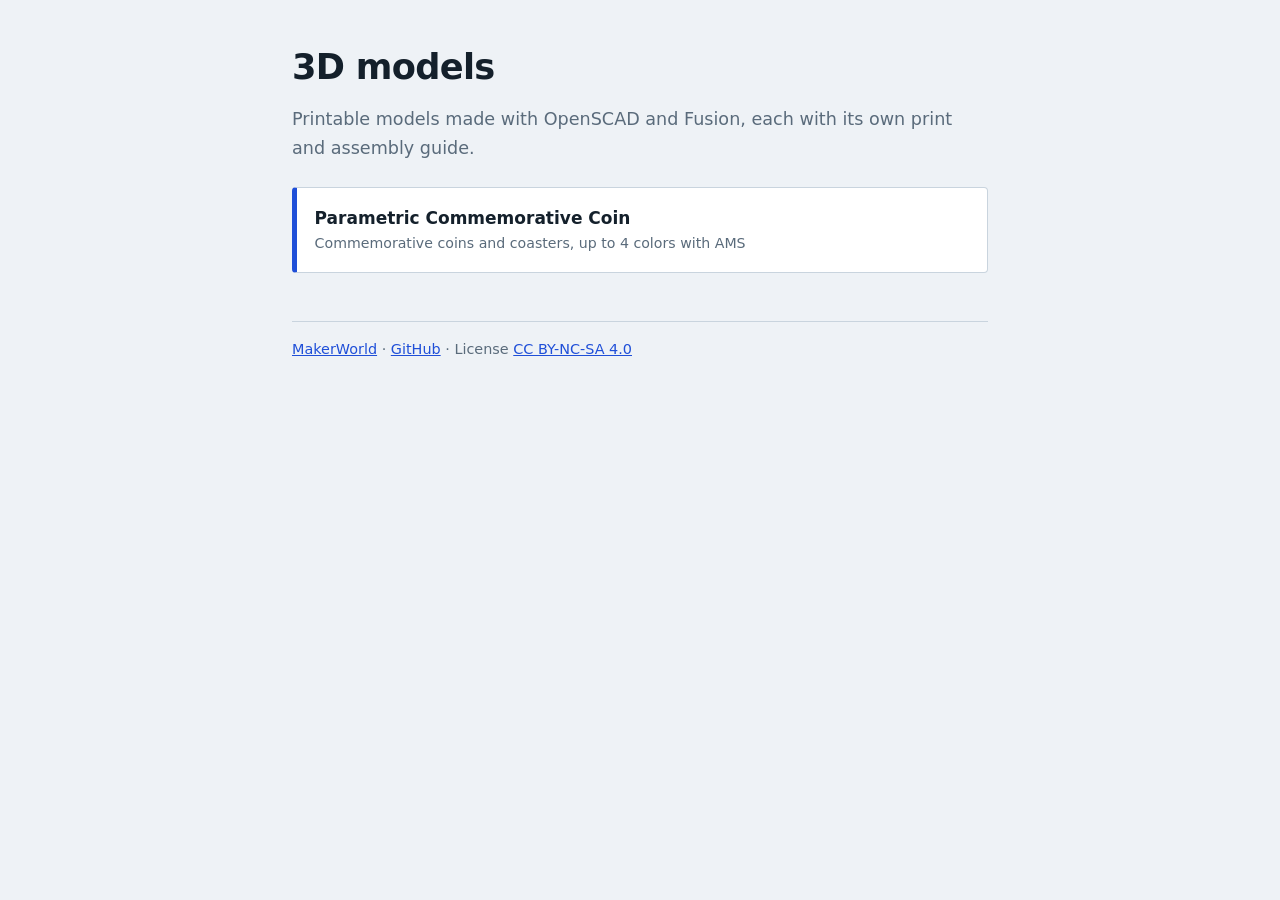
<file: index.html>
<!doctype html>
<html lang="en">
<head>
<meta charset="utf-8">
<meta name="viewport" content="width=device-width, initial-scale=1, viewport-fit=cover">
<title>3D models · alejandrosnz</title>
<link rel="stylesheet" href="assets/style.css">
</head>
<body>
<main>
  <h1>3D models</h1>
  <p class="lead">Printable models made with OpenSCAD and Fusion, each with its own print and assembly guide.</p>
  <ul class="models">
    <!-- Copy this block for each new model -->
    <li><a href="parametric_connmemorative_coin/"><strong>Parametric Commemorative Coin</strong><small>Commemorative coins and coasters, up to 4 colors with AMS</small></a></li>
  </ul>
  <footer>
    <a href="https://makerworld.com/en/@alejandrosnz">MakerWorld</a> ·
    <a href="https://github.com/alejandrosnz/3d-models">GitHub</a> ·
    License <a href="https://creativecommons.org/licenses/by-nc-sa/4.0/">CC BY-NC-SA 4.0</a>
  </footer>
</main>
</body>
</html>
</file>
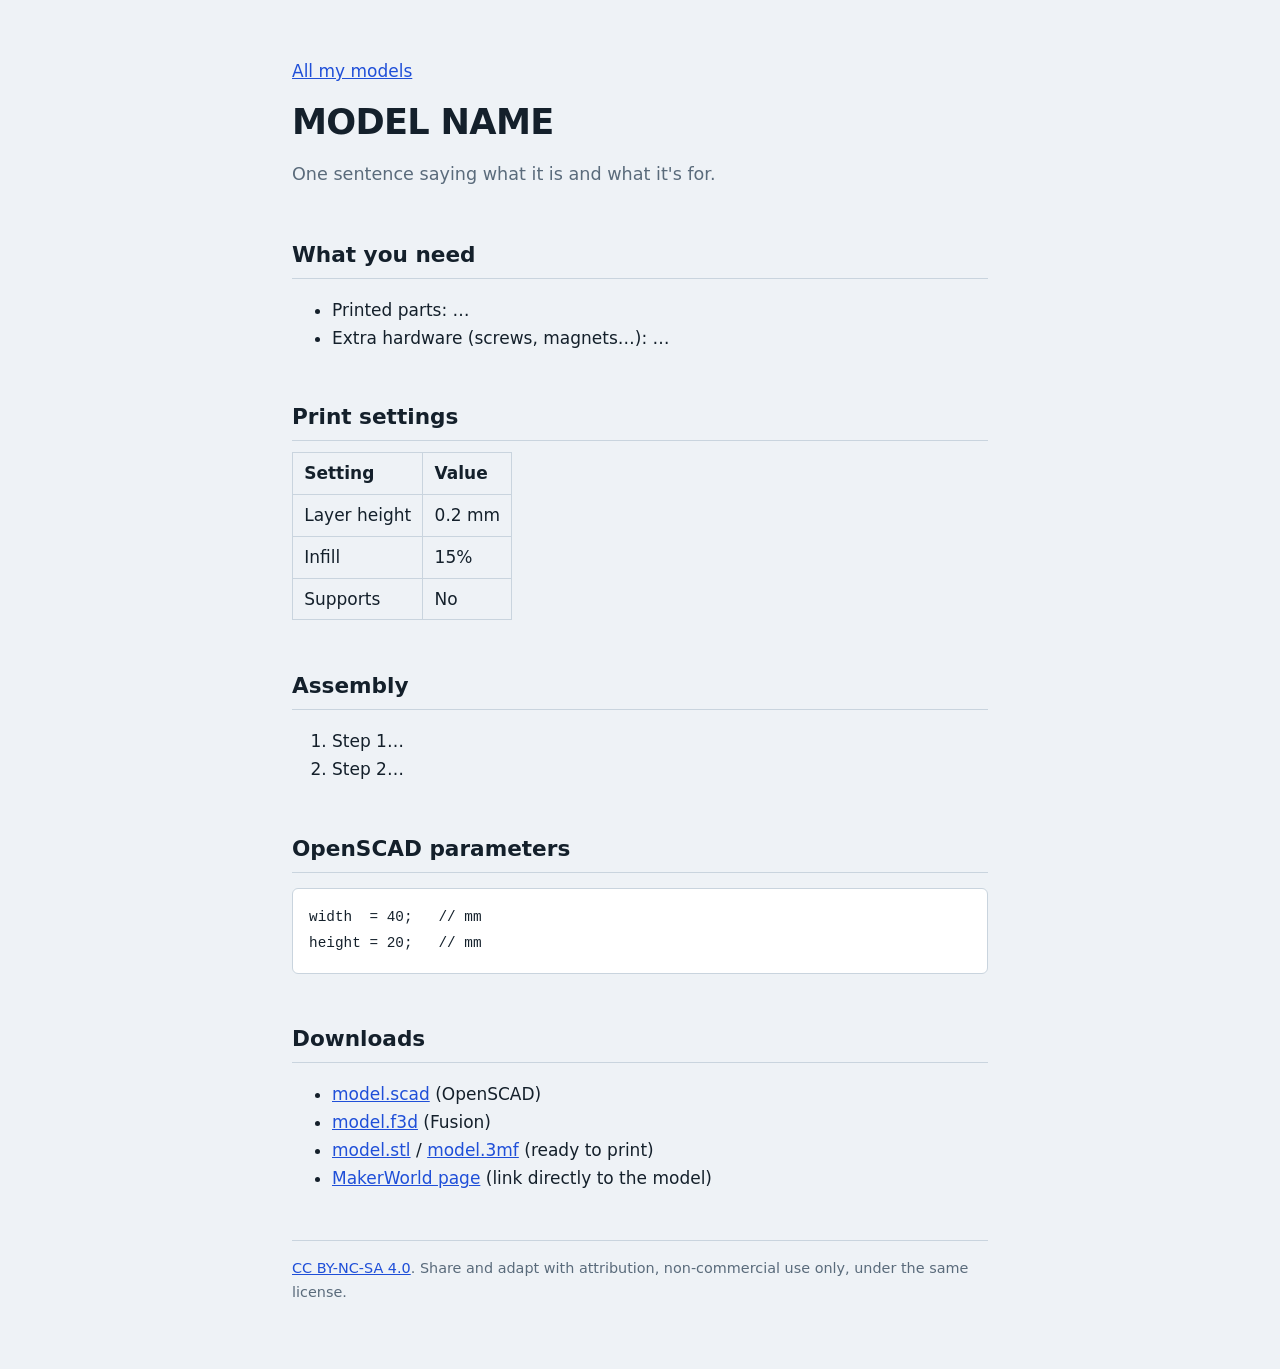
<file: _template/index.html>
<!doctype html>
<html lang="en">
<head>
<meta charset="utf-8">
<meta name="viewport" content="width=device-width, initial-scale=1, viewport-fit=cover">
<title>MODEL NAME · Guide</title>
<link rel="stylesheet" href="../assets/style.css">
</head>
<body>
<main>
  <p><a href="../">All my models</a></p>
  <h1>MODEL NAME</h1>
  <p class="lead">One sentence saying what it is and what it's for.</p>
  <!-- Always use relative paths: img/photo.jpg, not /img/photo.jpg -->
  <!-- <img src="img/photo.jpg" alt="Describe the photo"> -->

  <h2>What you need</h2>
  <ul>
    <li>Printed parts: …</li>
    <li>Extra hardware (screws, magnets…): …</li>
  </ul>

  <h2>Print settings</h2>
  <table>
    <tr><th>Setting</th><th>Value</th></tr>
    <tr><td>Layer height</td><td>0.2 mm</td></tr>
    <tr><td>Infill</td><td>15%</td></tr>
    <tr><td>Supports</td><td>No</td></tr>
  </table>

  <h2>Assembly</h2>
  <ol>
    <li>Step 1…</li>
    <li>Step 2…</li>
  </ol>

  <h2>OpenSCAD parameters</h2>
  <pre><code>width  = 40;   // mm
height = 20;   // mm</code></pre>

  <h2>Downloads</h2>
  <ul>
    <li><a href="model.scad">model.scad</a> (OpenSCAD)</li>
    <li><a href="model.f3d">model.f3d</a> (Fusion)</li>
    <li><a href="model.stl">model.stl</a> / <a href="model.3mf">model.3mf</a> (ready to print)</li>
    <li><a href="https://makerworld.com/en/@alejandrosnz">MakerWorld page</a> (link directly to the model)</li>
  </ul>

  <footer>
    <a href="https://creativecommons.org/licenses/by-nc-sa/4.0/">CC BY-NC-SA 4.0</a>.
    Share and adapt with attribution, non-commercial use only, under the same license.
  </footer>
</main>
</body>
</html>
</file>
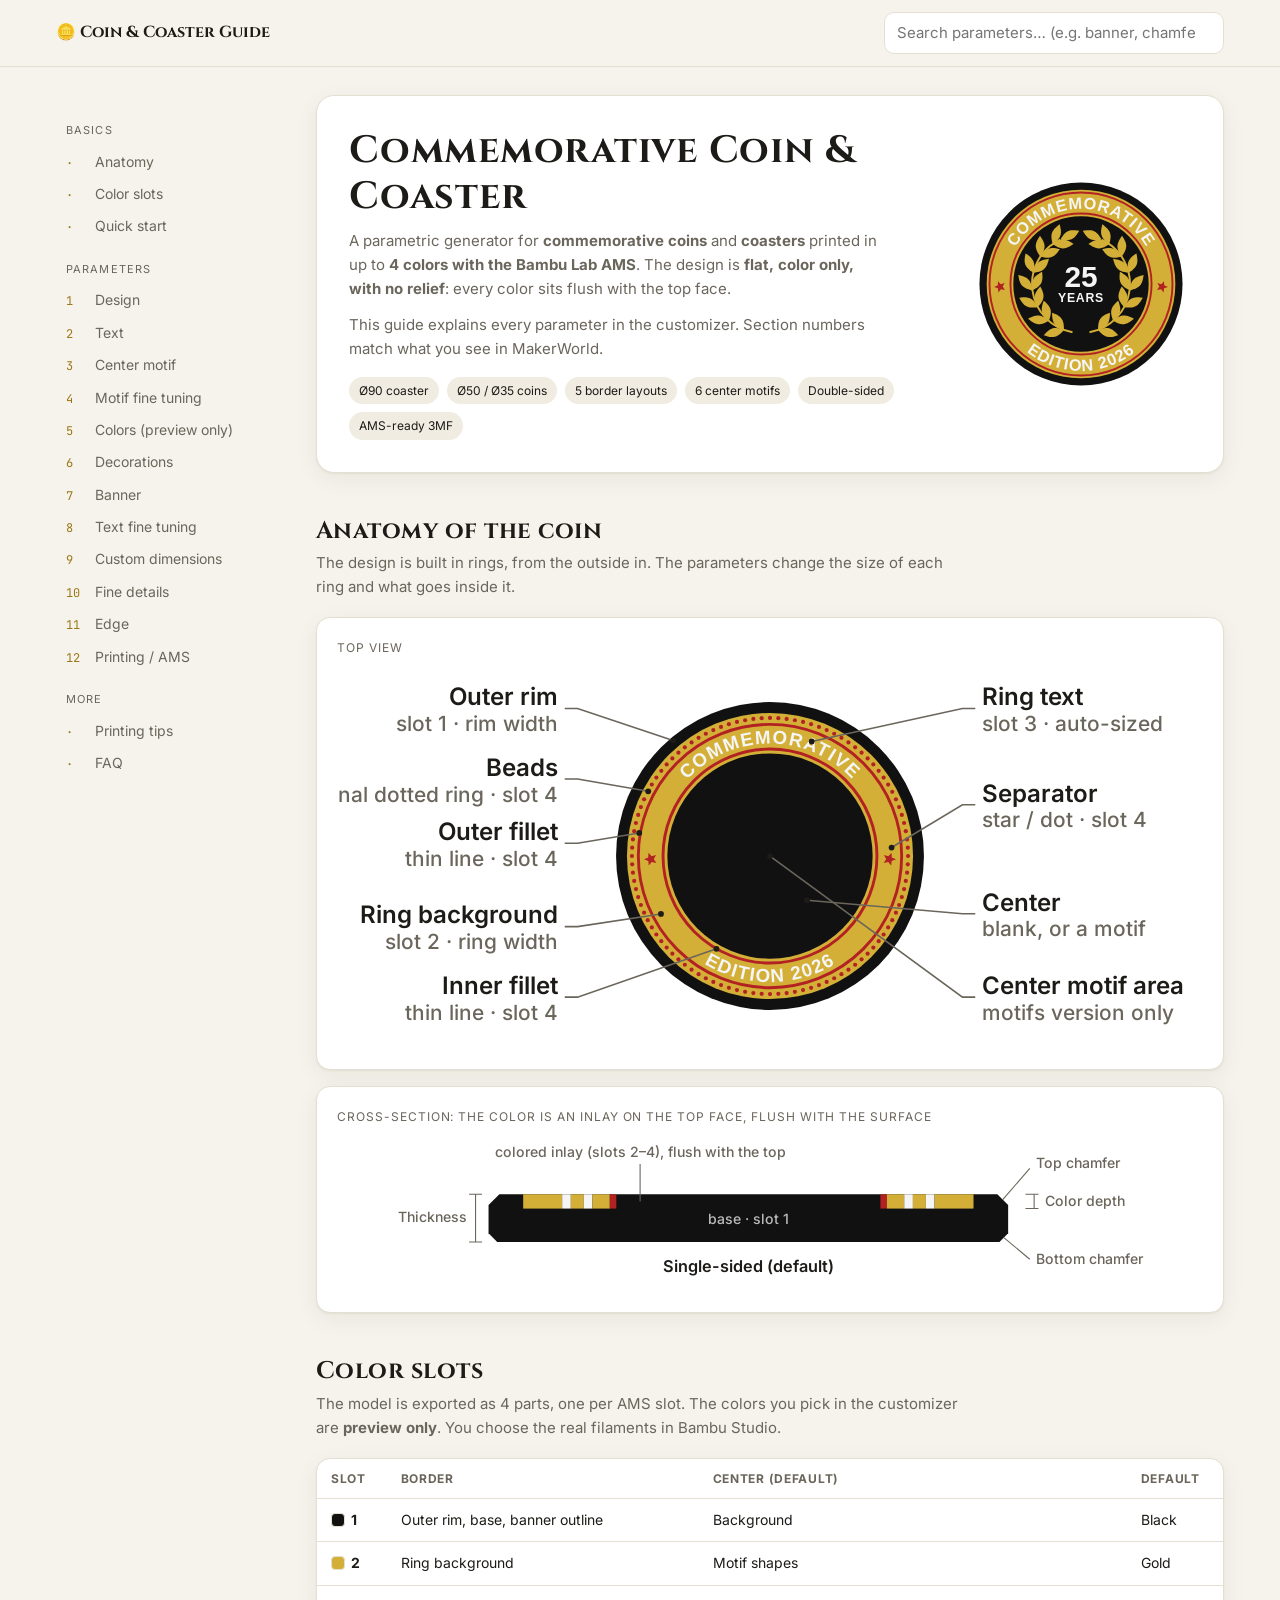
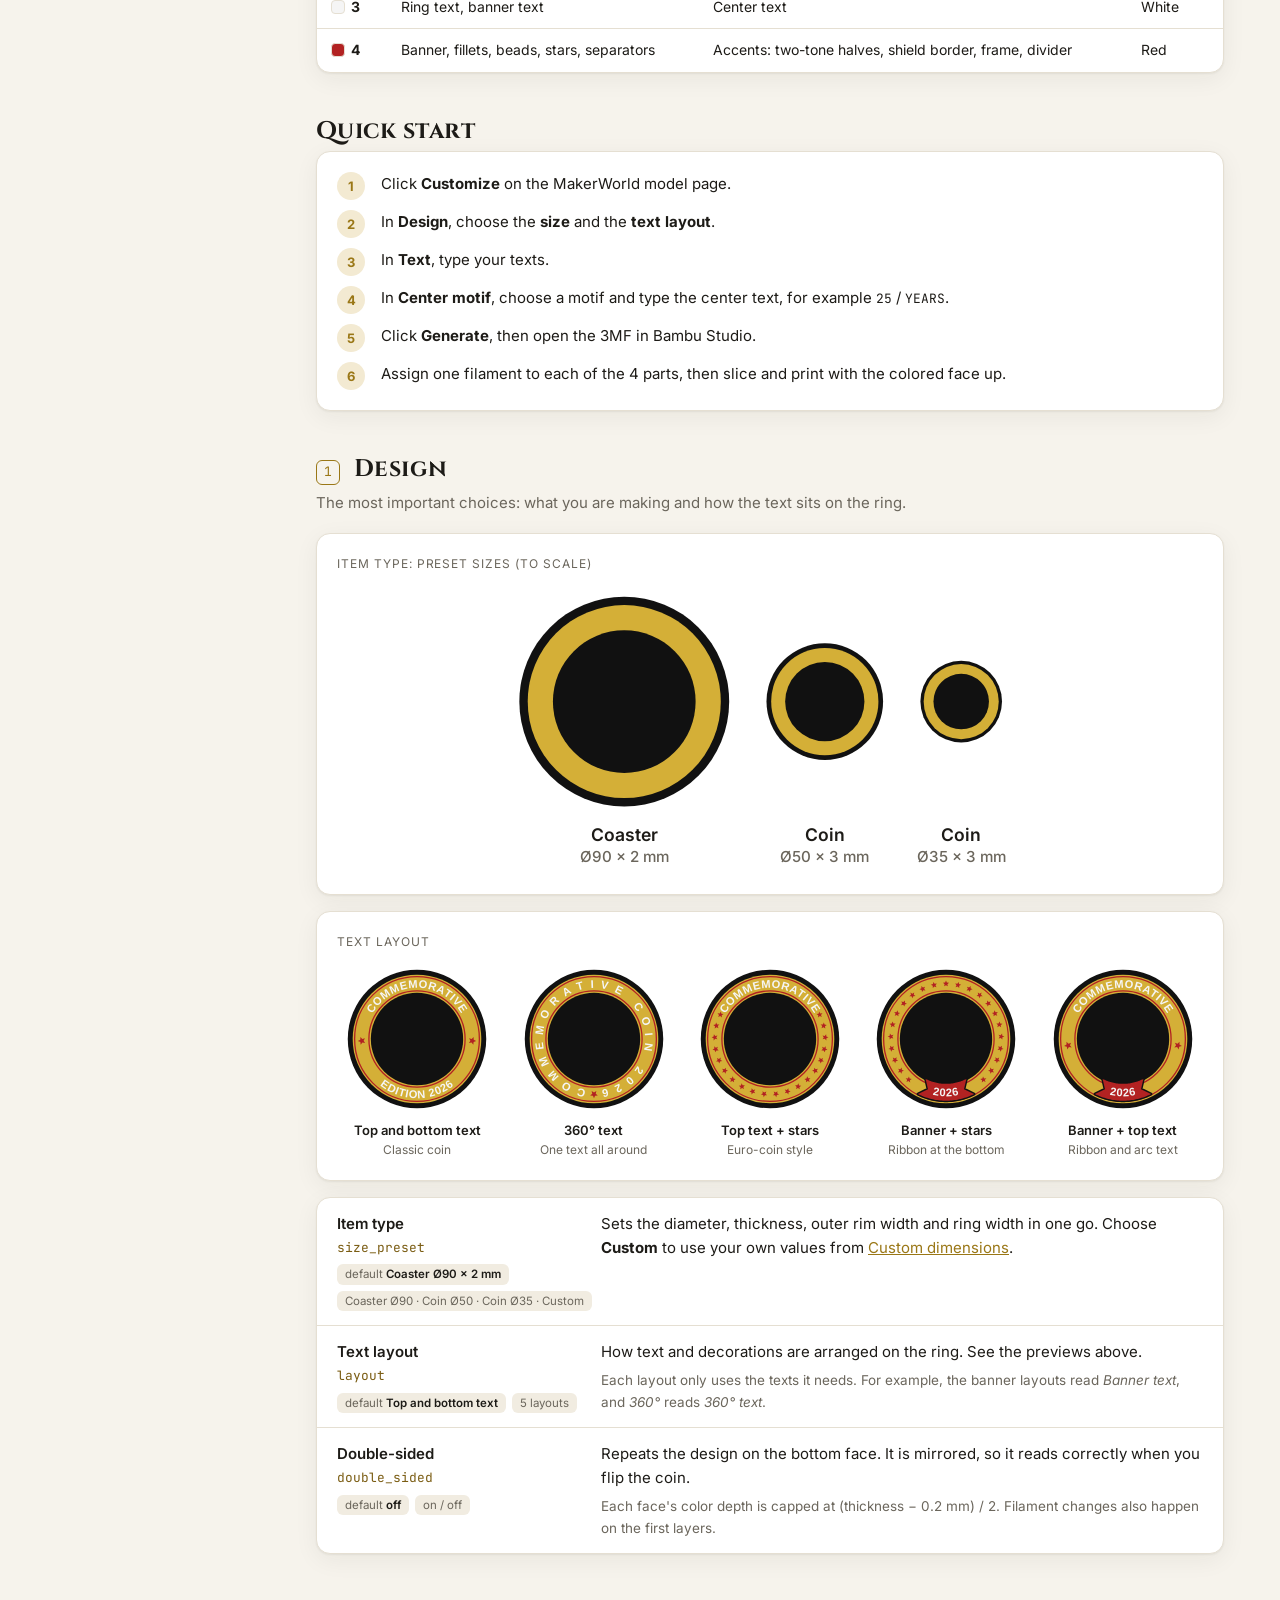
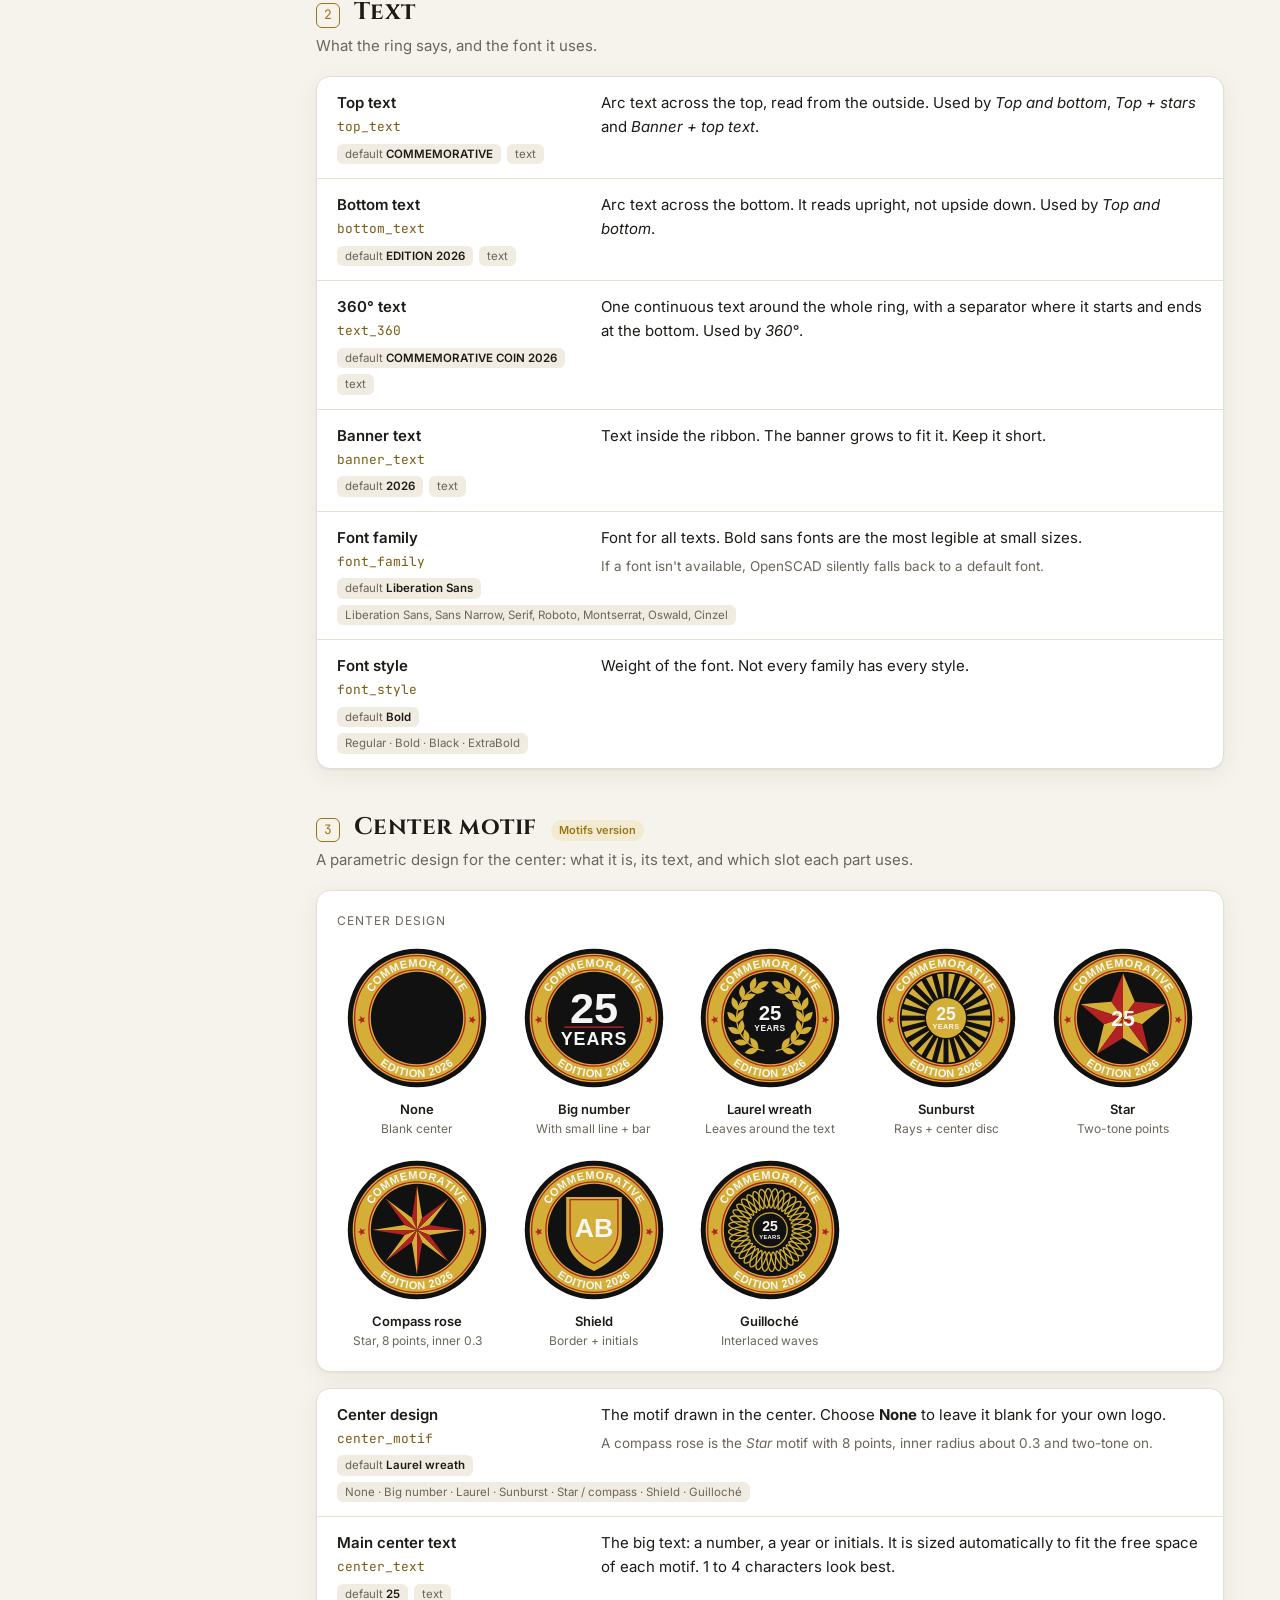
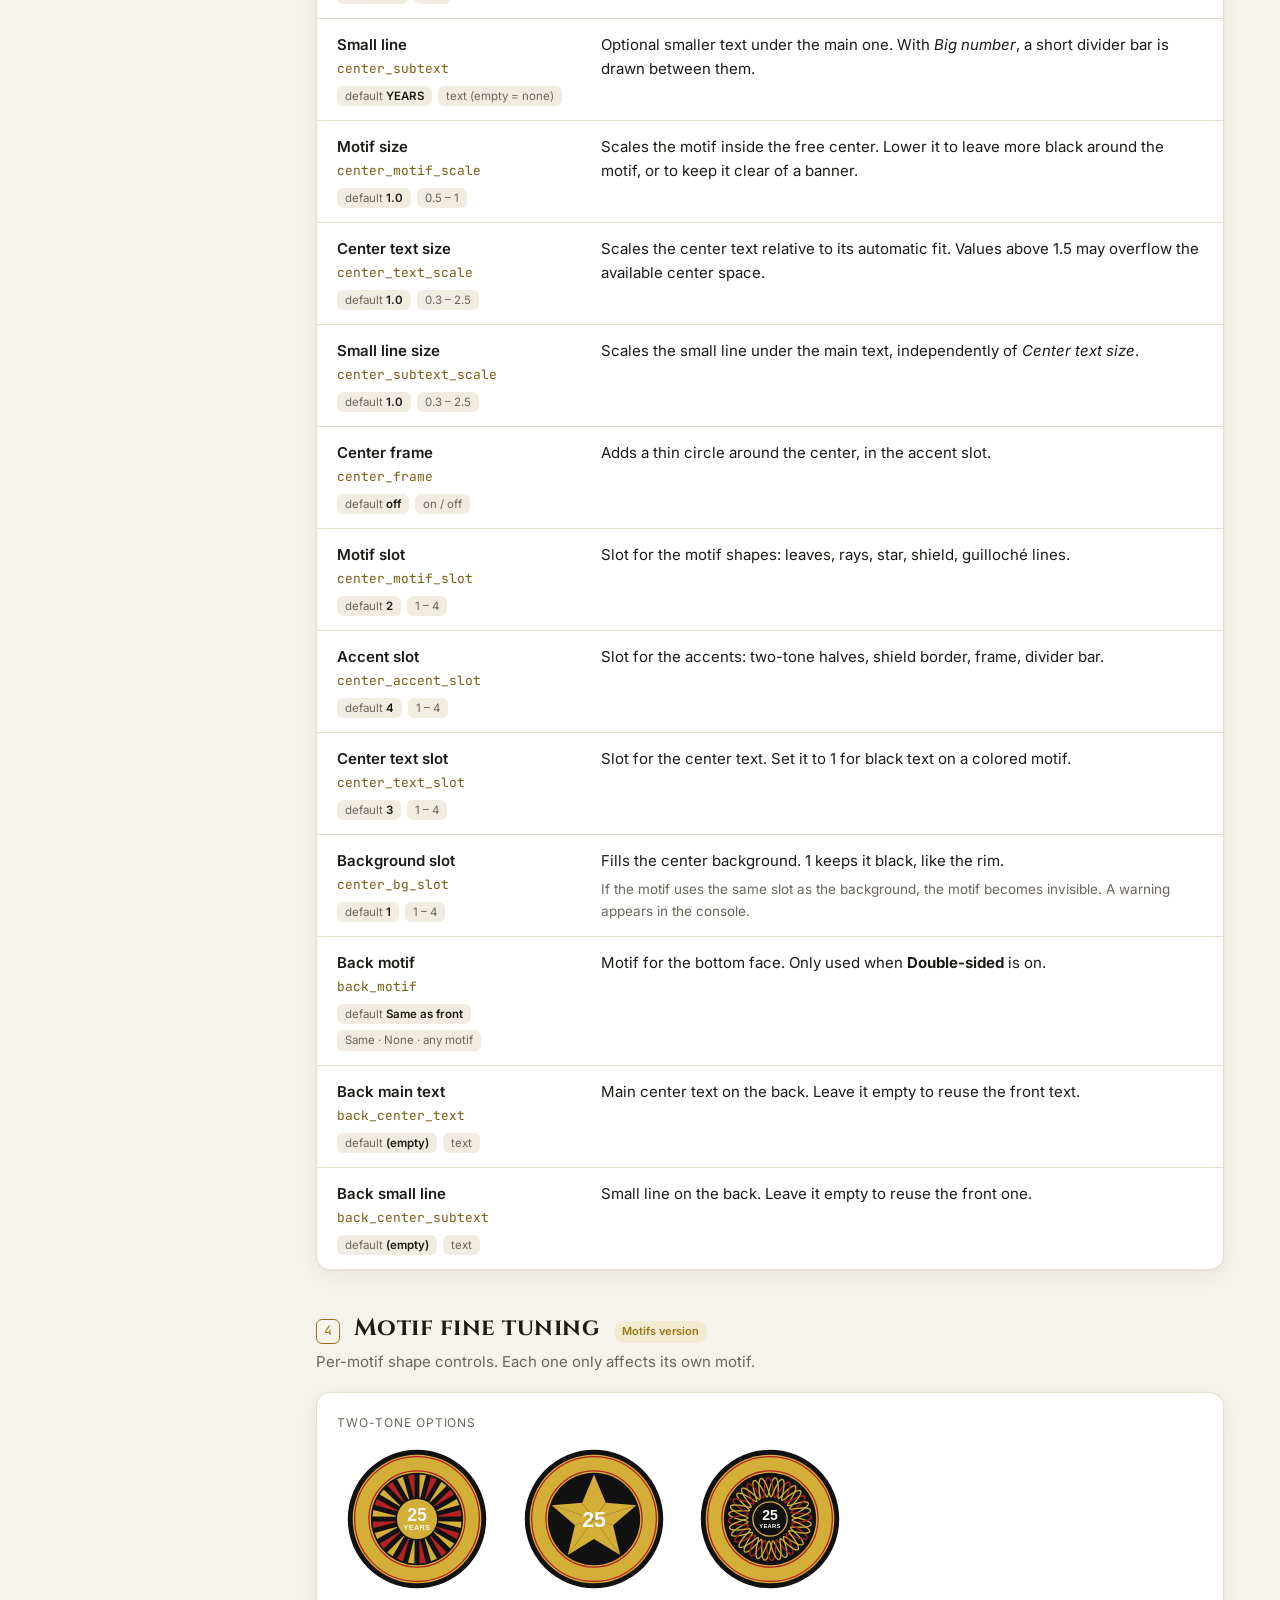
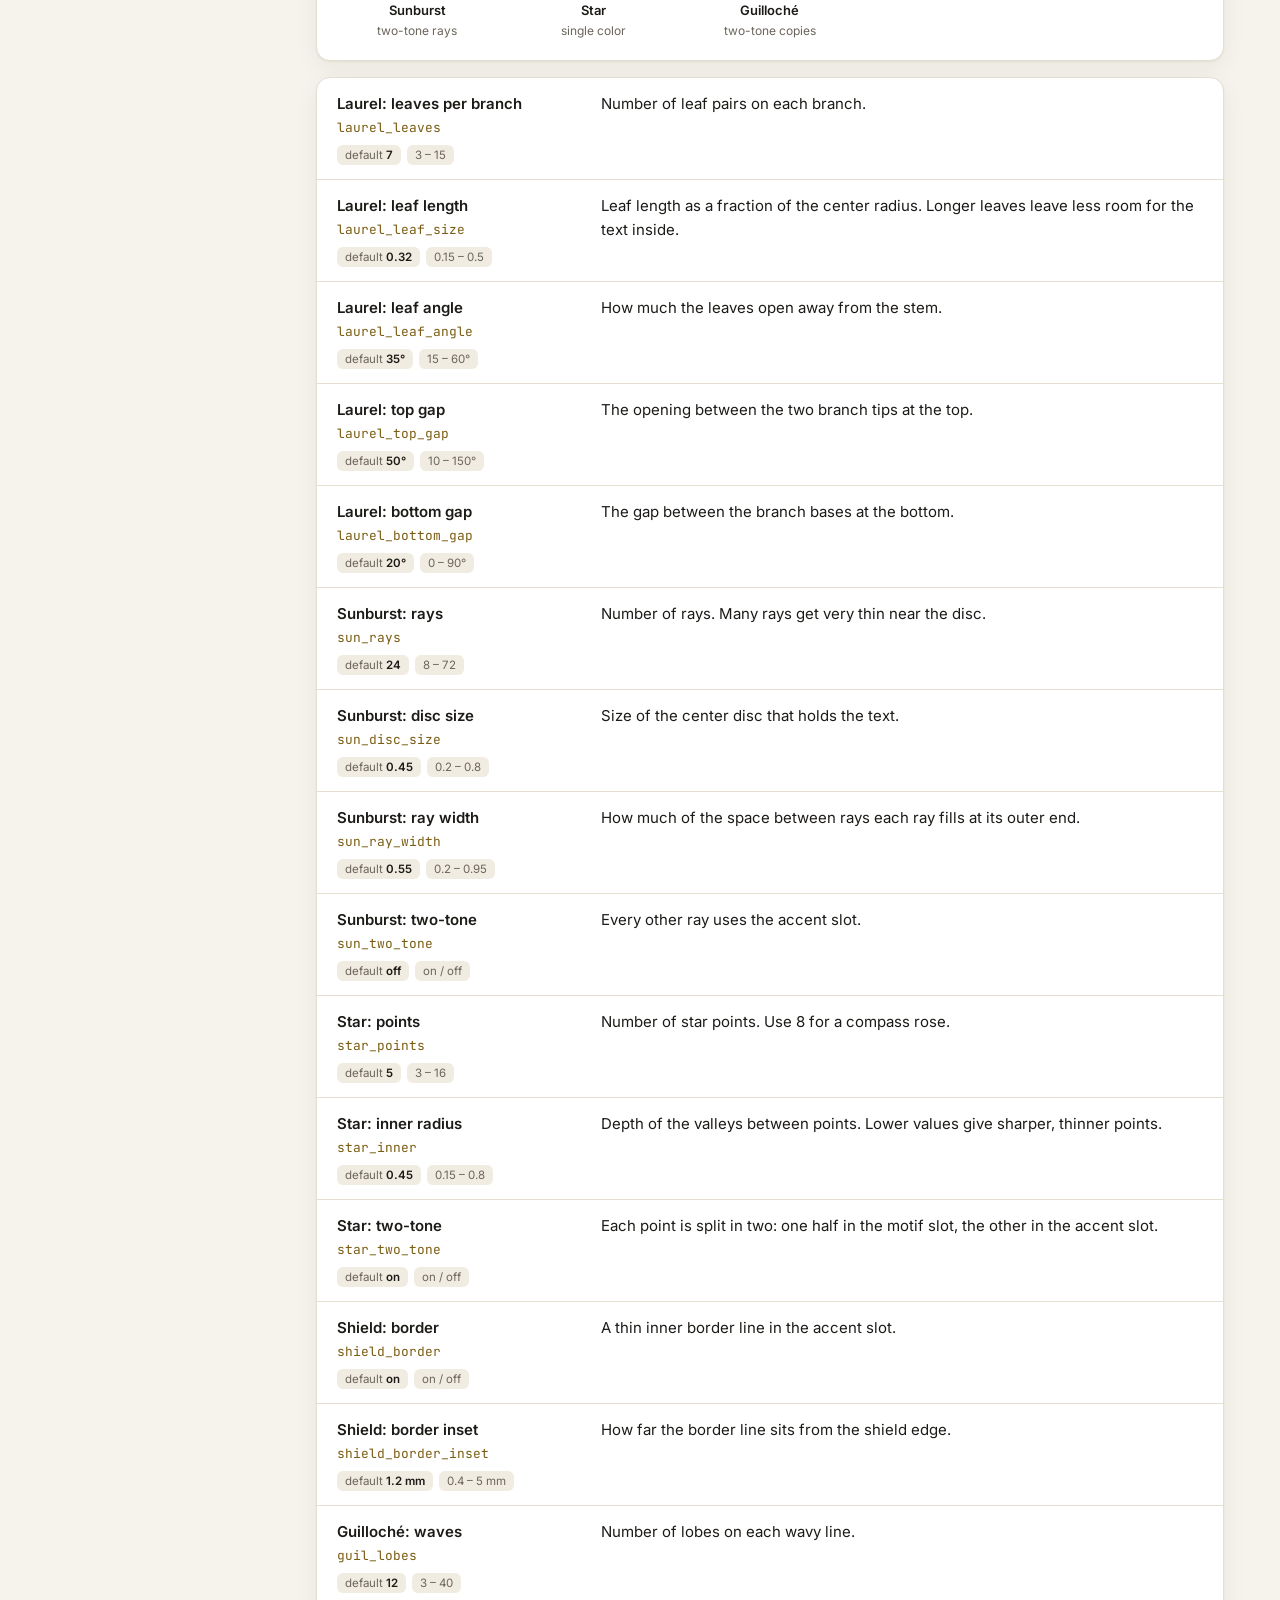
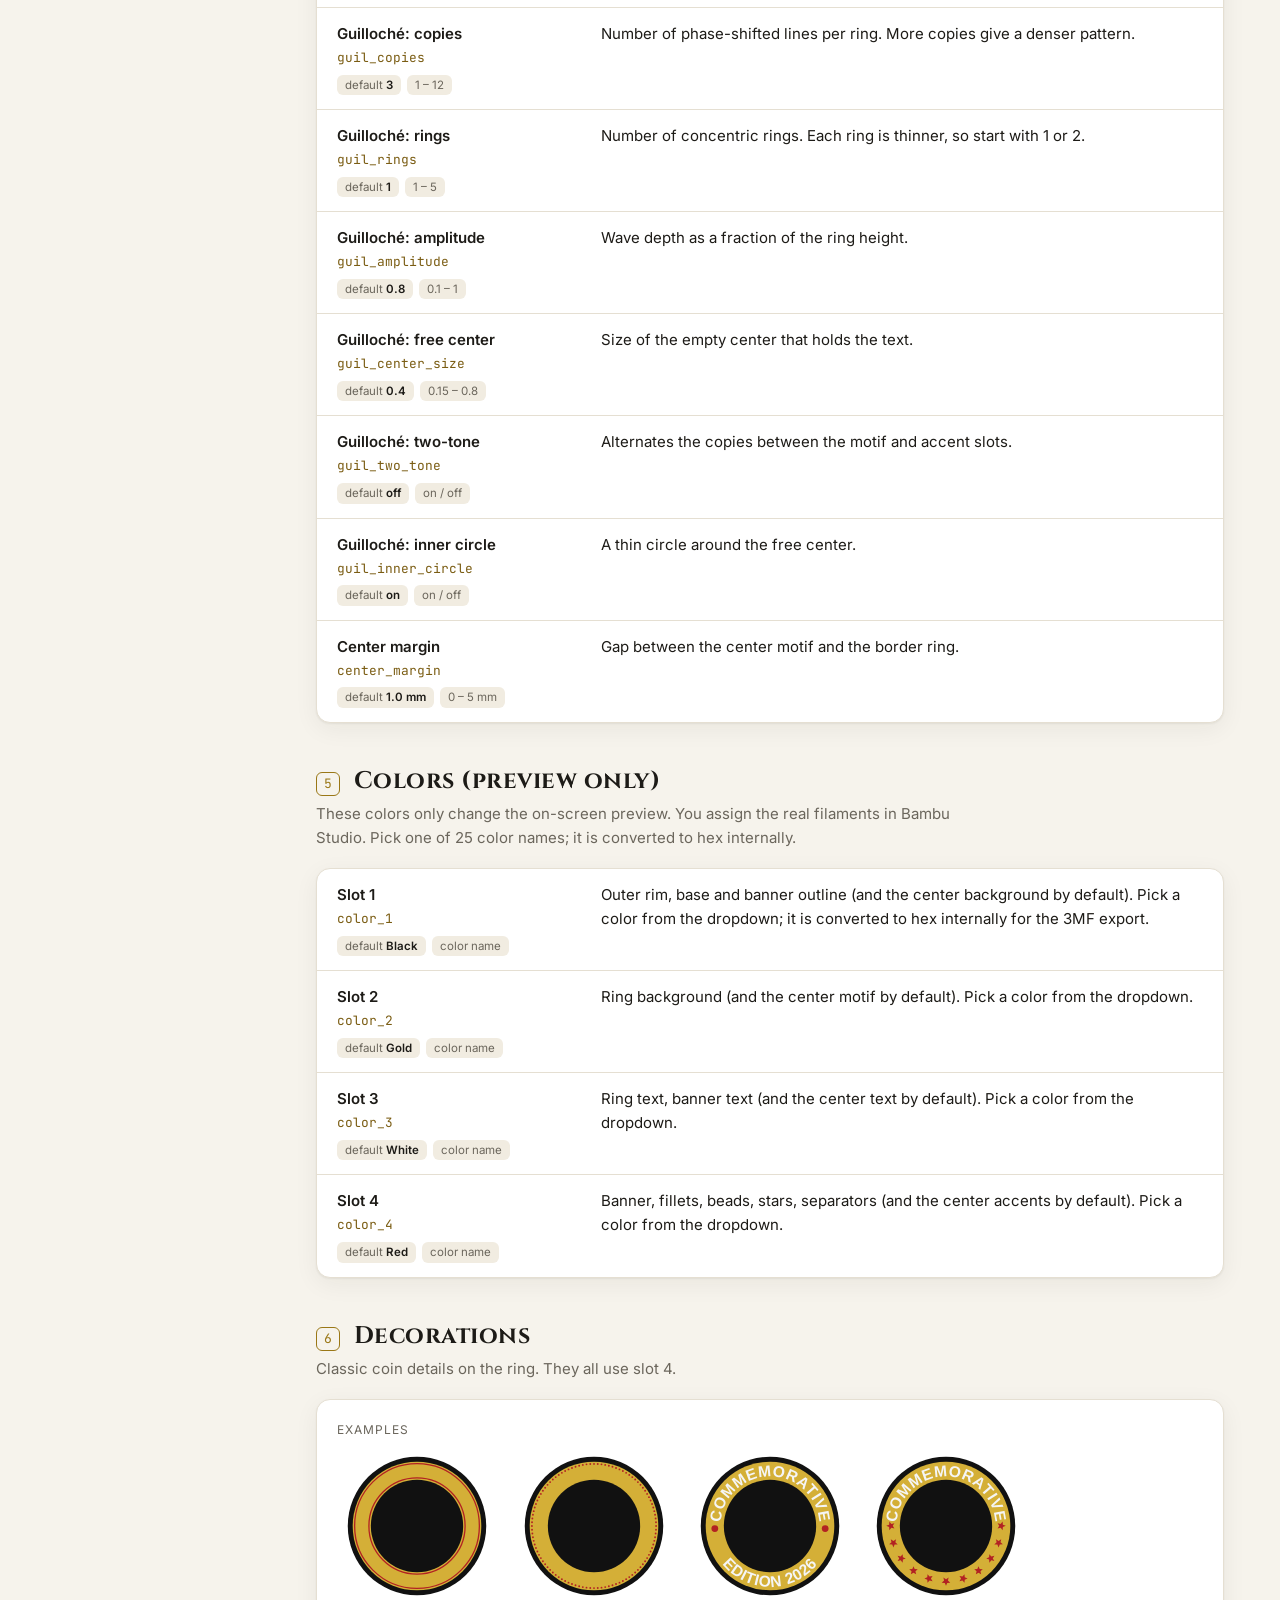
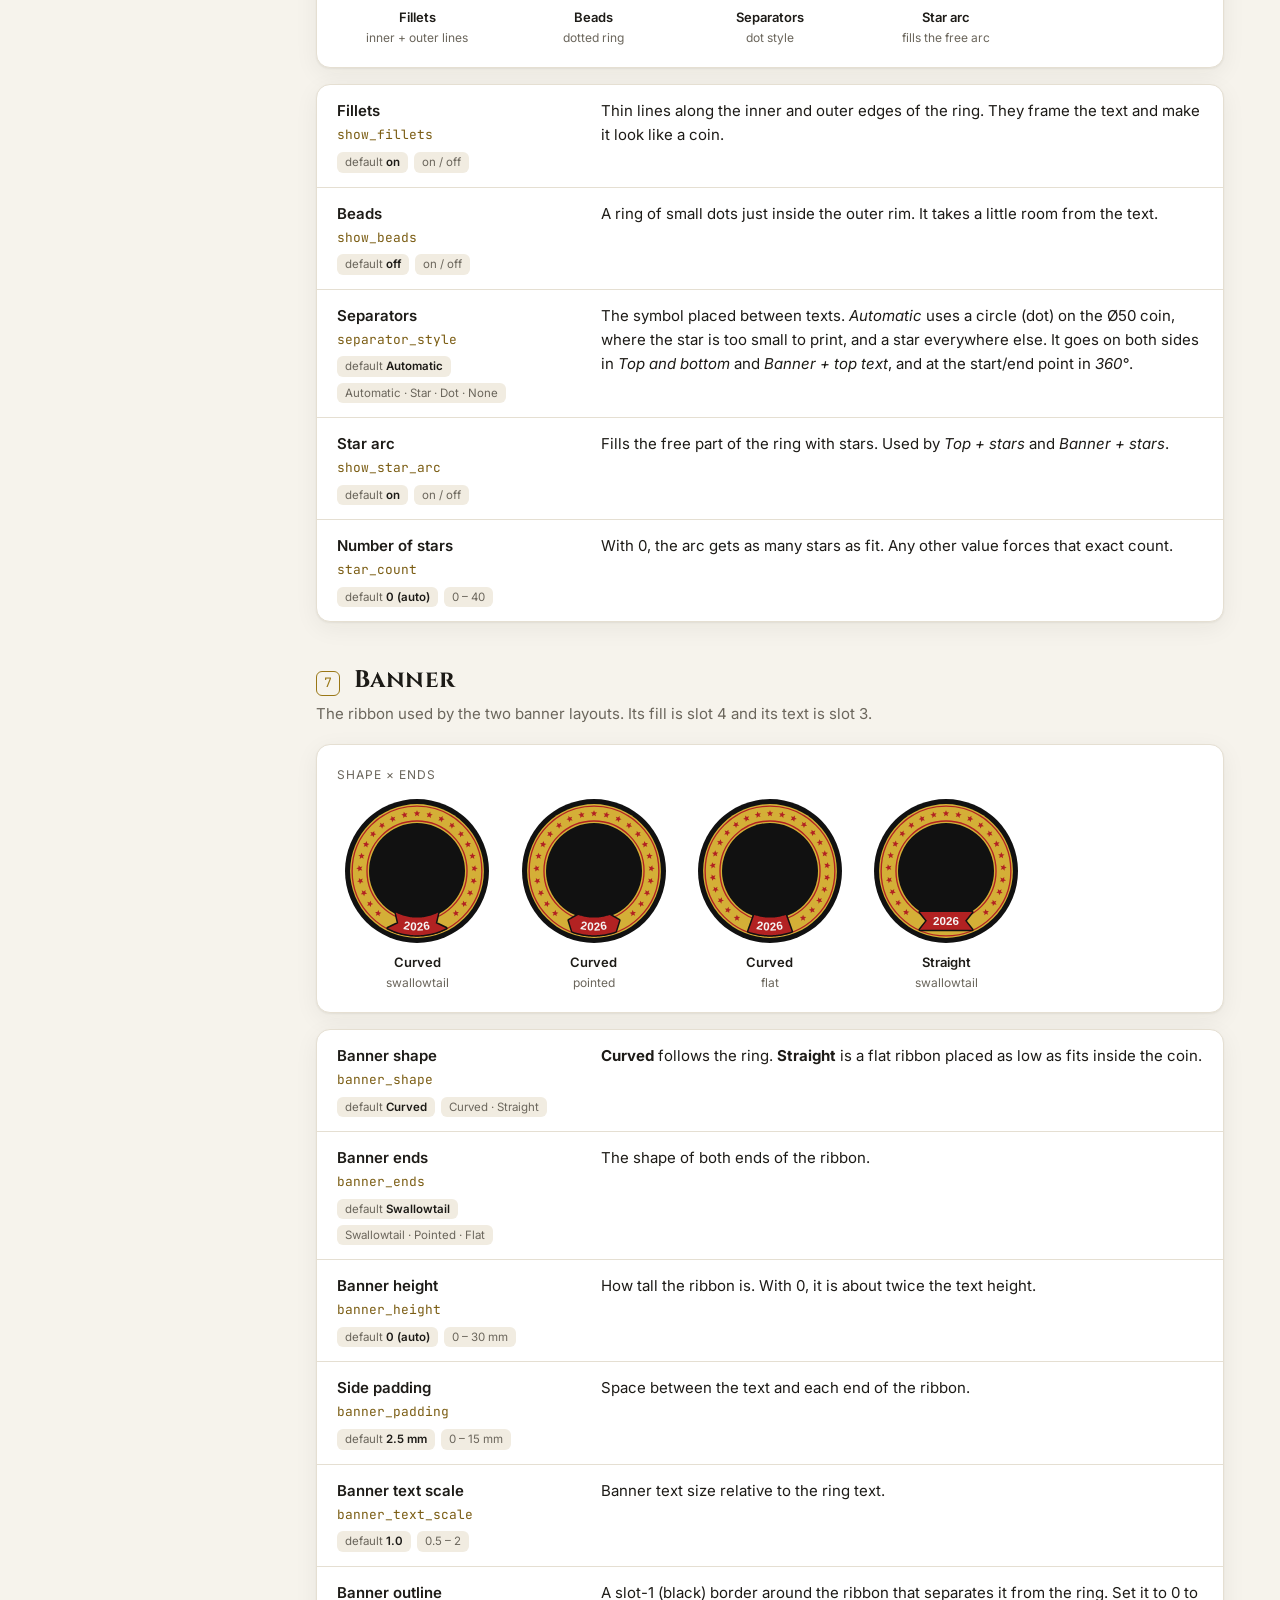
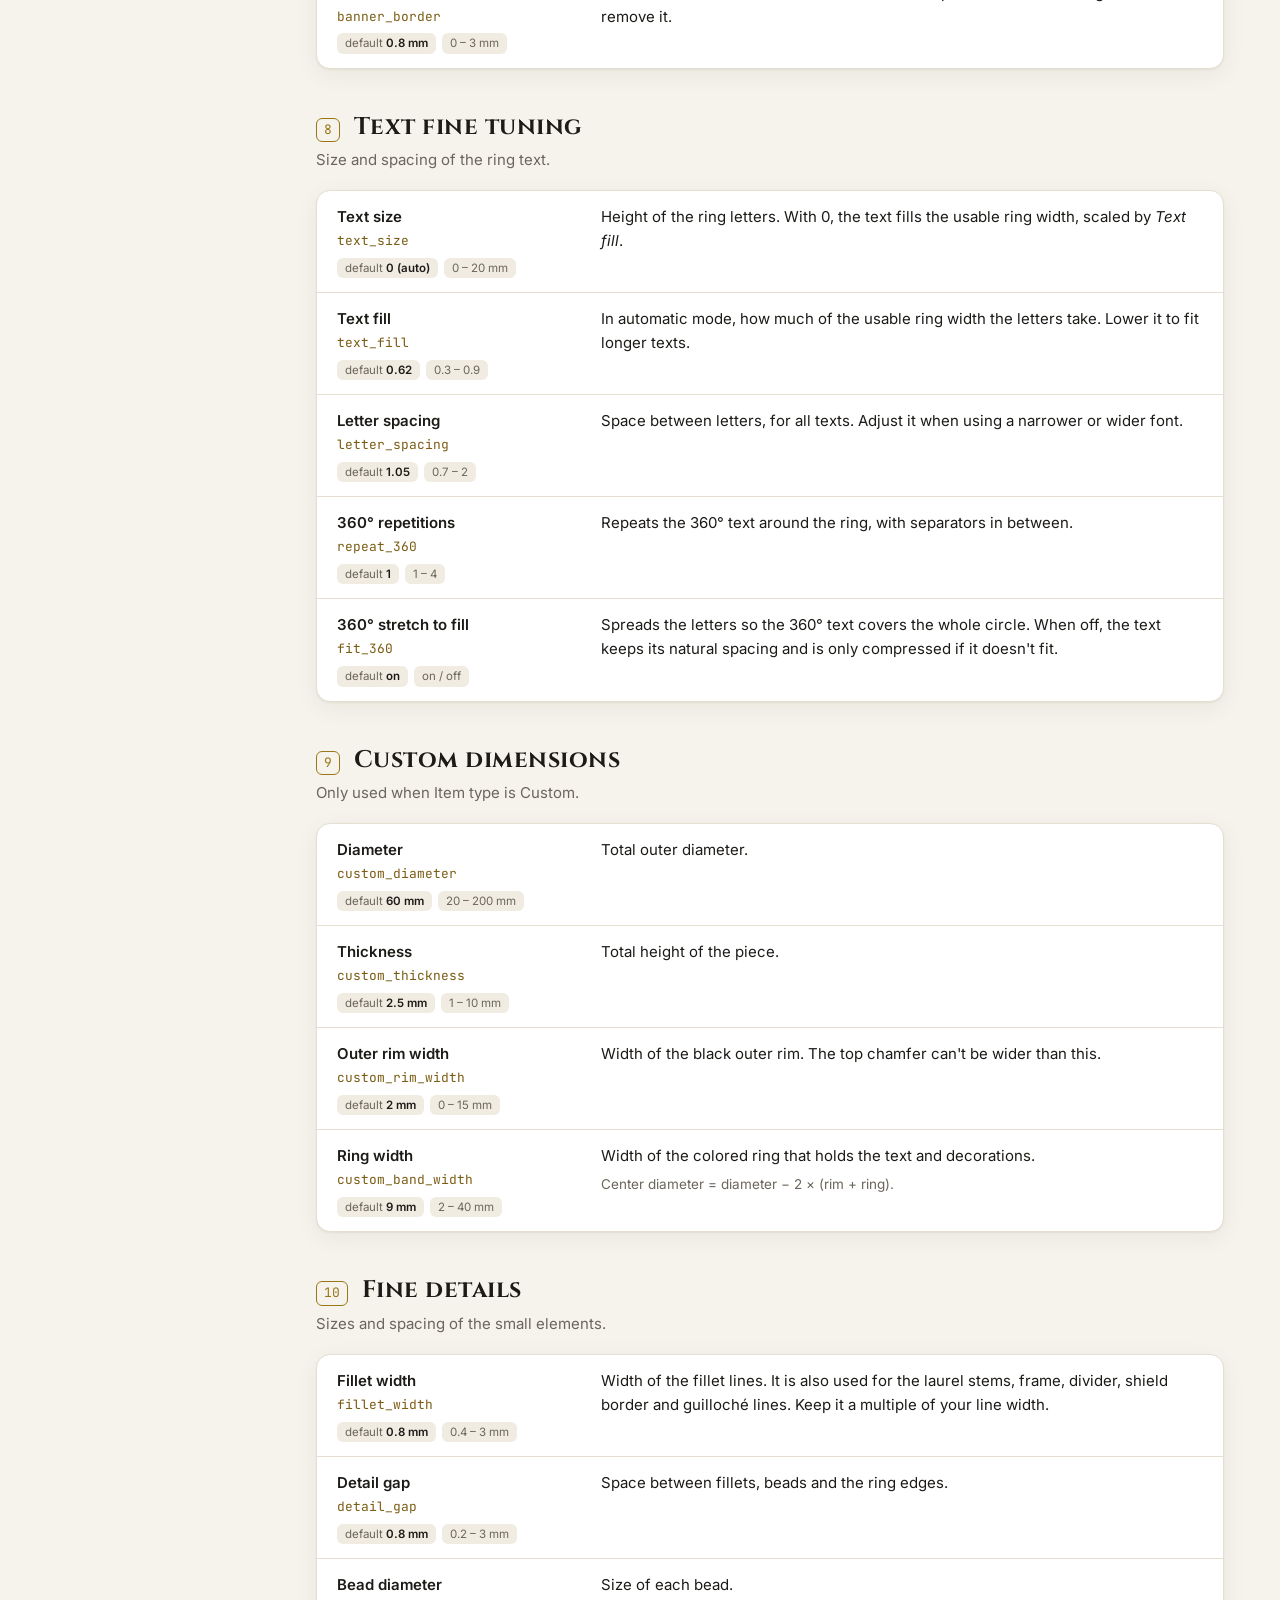
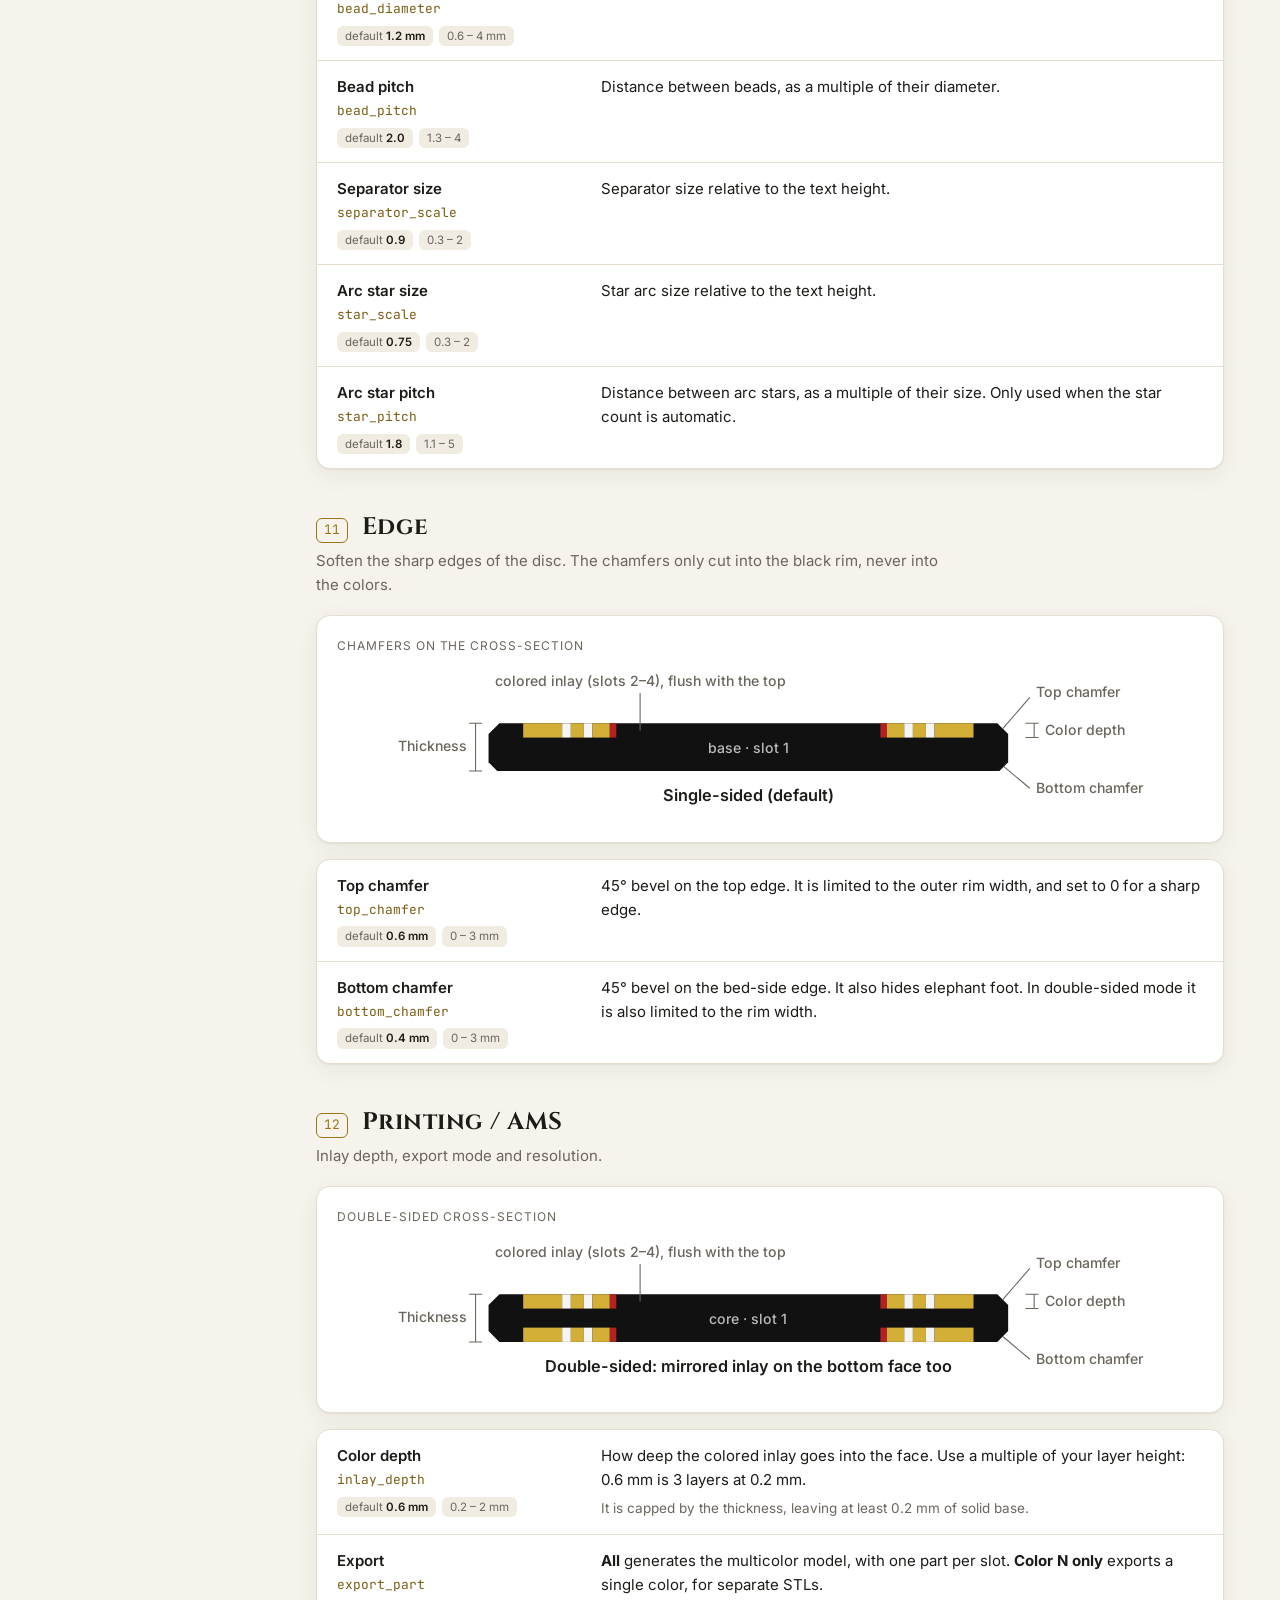
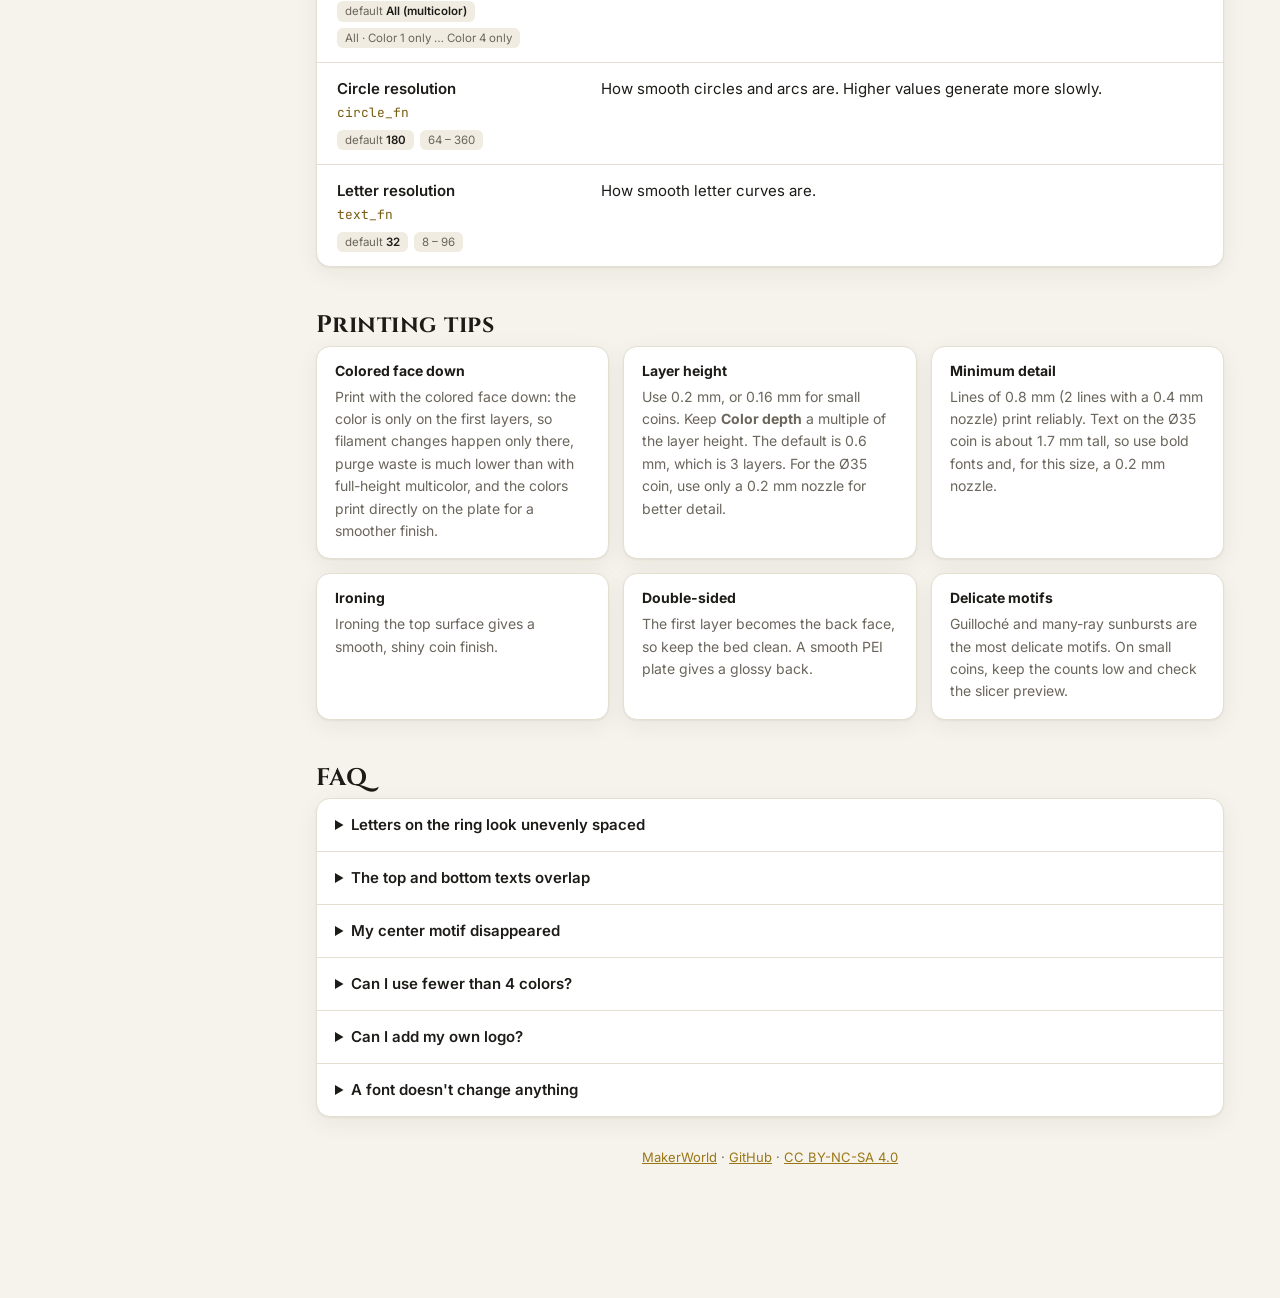
<file: parametric_connmemorative_coin/index.html>
<!doctype html>
<html lang="en">
<head>
<meta charset="utf-8">
<meta name="viewport" content="width=device-width, initial-scale=1">
<title>Commemorative Coin Guide</title>
<link rel="preconnect" href="https://fonts.googleapis.com">
<link rel="preconnect" href="https://fonts.gstatic.com" crossorigin>
<link href="https://fonts.googleapis.com/css2?family=Cinzel:wght@600;700&family=Inter:wght@400;500;600;700&family=JetBrains+Mono:wght@400;500&display=swap" rel="stylesheet">
<style>
  :root {
    --bg: #f6f3ec;
    --surface: #ffffff;
    --surface-2: #fbf9f4;
    --fg: #1d1b17;
    --muted: #6b665c;
    --line: #e5dfd2;
    --accent: #9a7716;
    --accent-soft: #f3ead2;
    --chip: #f1ece1;
    --code: #7a5c12;
    --coin-edge: rgba(0,0,0,0);
    --shadow: 0 1px 2px rgba(40,30,10,.06), 0 6px 24px rgba(40,30,10,.06);
    --c1: #111111; --c2: #D4AF37; --c3: #F5F5F5; --c4: #B22222;
  }
  @media (prefers-color-scheme: dark) {
    :root:not([data-theme="light"]) {
      --bg: #13120f; --surface: #1c1b17; --surface-2: #211f1b; --fg: #ece8df; --muted: #a39d90;
      --line: #322f28; --accent: #d9b648; --accent-soft: #2c2716; --chip: #2a2822; --code: #e3c56b;
      --coin-edge: #45423a; --shadow: 0 1px 2px rgba(0,0,0,.3), 0 6px 24px rgba(0,0,0,.25);
    }
  }
  :root[data-theme="dark"] {
    --bg: #13120f; --surface: #1c1b17; --surface-2: #211f1b; --fg: #ece8df; --muted: #a39d90;
    --line: #322f28; --accent: #d9b648; --accent-soft: #2c2716; --chip: #2a2822; --code: #e3c56b;
    --coin-edge: #45423a; --shadow: 0 1px 2px rgba(0,0,0,.3), 0 6px 24px rgba(0,0,0,.25);
  }

  * { box-sizing: border-box; }
  html { scroll-behavior: smooth; scroll-padding-top: 84px; }
  body {
    margin: 0; background: var(--bg); color: var(--fg);
    font: 15px/1.6 Inter, system-ui, -apple-system, "Segoe UI", sans-serif;
    -webkit-font-smoothing: antialiased;
  }
  h1, h2, h3 { font-family: Cinzel, Georgia, serif; letter-spacing: .02em; line-height: 1.2; }
  code, .mono { font-family: "JetBrains Mono", ui-monospace, monospace; font-size: .86em; }
  a { color: var(--accent); }

  /* ---------- Top bar ---------- */
  .topbar {
    position: sticky; top: 0; z-index: 20;
    background: color-mix(in srgb, var(--bg) 88%, transparent);
    backdrop-filter: blur(10px); border-bottom: 1px solid var(--line);
  }
  .topbar-inner {
    max-width: 1200px; margin: 0 auto; padding: 12px 16px;
    display: flex; gap: 12px; align-items: center; flex-wrap: wrap;
  }
  .brand { font-family: Cinzel, serif; font-weight: 700; font-size: 16px; white-space: nowrap; margin-right: auto; }
  .search {
    flex: 1 1 220px; max-width: 340px; min-width: 0;
    padding: 8px 12px; border-radius: 10px; border: 1px solid var(--line);
    background: var(--surface); color: var(--fg); font: inherit;
  }
  .search:focus { outline: 2px solid var(--accent); outline-offset: 1px; }
  .seg { display: inline-flex; border: 1px solid var(--line); border-radius: 10px; overflow: hidden; background: var(--surface); }
  .seg button {
    border: 0; background: transparent; color: var(--muted); font: inherit; font-size: 13px; font-weight: 500;
    padding: 7px 12px; cursor: pointer; white-space: nowrap;
  }
  .seg button[aria-pressed="true"] { background: var(--accent-soft); color: var(--fg); font-weight: 600; }

  /* ---------- Layout ---------- */
  .wrap { max-width: 1200px; margin: 0 auto; padding: 0 16px; display: grid; grid-template-columns: 220px minmax(0, 1fr); gap: 40px; }
  nav.toc { position: sticky; top: 76px; align-self: start; padding: 28px 0; max-height: calc(100vh - 76px); overflow: auto; }
  nav.toc a {
    display: flex; gap: 10px; align-items: baseline; padding: 5px 10px; border-radius: 8px;
    color: var(--muted); text-decoration: none; font-size: 14px;
  }
  nav.toc a:hover { background: var(--chip); color: var(--fg); }
  nav.toc .n { font-family: "JetBrains Mono", monospace; font-size: 12px; min-width: 1.6em; color: var(--accent); }
  nav.toc .group { font-size: 11px; text-transform: uppercase; letter-spacing: .1em; color: var(--muted); margin: 18px 10px 6px; }
  main { padding: 28px 0 80px; min-width: 0; }

  /* ---------- Hero ---------- */
  .hero {
    display: grid; grid-template-columns: minmax(0, 1fr) 220px; gap: 32px; align-items: center;
    background: var(--surface); border: 1px solid var(--line); border-radius: 18px; padding: 32px; box-shadow: var(--shadow);
  }
  .hero h1 { font-size: clamp(26px, 4vw, 38px); margin: 0 0 10px; }
  .hero p { color: var(--muted); margin: 0 0 12px; max-width: 60ch; }
  .hero .coin-hero svg { width: 100%; height: auto; display: block; }
  .pill-row { display: flex; gap: 8px; flex-wrap: wrap; margin-top: 16px; }
  .pill { font-size: 12px; padding: 4px 10px; border-radius: 99px; background: var(--chip); color: var(--fg); }

  /* ---------- Sections ---------- */
  section.block { margin-top: 44px; }
  section.block > header { display: flex; gap: 14px; align-items: baseline; flex-wrap: wrap; margin-bottom: 6px; }
  section.block h2 { font-size: 24px; margin: 0; }
  .num {
    font-family: "JetBrains Mono", monospace; font-size: 13px; color: var(--accent);
    border: 1px solid var(--accent); border-radius: 6px; padding: 1px 7px;
  }
  .badge { font-size: 11px; font-weight: 600; padding: 2px 8px; border-radius: 99px; background: var(--accent-soft); color: var(--accent); }
  .lead { color: var(--muted); margin: 4px 0 18px; max-width: 72ch; }

  .card { background: var(--surface); border: 1px solid var(--line); border-radius: 14px; box-shadow: var(--shadow); }
  .figure { padding: 20px; margin-bottom: 16px; }
  .figure-title { font-size: 12px; text-transform: uppercase; letter-spacing: .08em; color: var(--muted); margin: 0 0 12px; }

  .grid-coins { display: grid; grid-template-columns: repeat(auto-fill, minmax(140px, 1fr)); gap: 16px; }
  .mini { text-align: center; min-width: 0; }
  .mini svg { width: 100%; max-width: 150px; height: auto; display: block; margin: 0 auto 6px; }
  .mini .cap { font-size: 13px; font-weight: 600; }
  .mini .sub { font-size: 12px; color: var(--muted); }

  /* ---------- Params ---------- */
  .params { overflow: hidden; }
  .param {
    display: grid; grid-template-columns: minmax(0, 15rem) minmax(0, 1fr); gap: 6px 24px;
    padding: 14px 20px; border-top: 1px solid var(--line);
  }
  .param:first-child { border-top: 0; }
  .param .label { font-weight: 600; }
  .param .var { display: block; color: var(--code); margin-top: 2px; word-break: break-all; }
  .param .meta { display: flex; gap: 6px; flex-wrap: wrap; margin-top: 6px; }
  .chip { font-size: 11.5px; padding: 1px 8px; border-radius: 6px; background: var(--chip); color: var(--muted); white-space: nowrap; }
  .chip b { color: var(--fg); font-weight: 600; }
  .param .desc { color: var(--fg); min-width: 0; }
  .param .desc p { margin: 0 0 6px; }
  .param .desc p:last-child { margin-bottom: 0; }
  .param .desc .tip { color: var(--muted); font-size: 13.5px; }
  .param.hidden, section.block.hidden, .only-motifs.hidden-v { display: none; }
  mark { background: var(--accent-soft); color: inherit; border-radius: 3px; padding: 0 2px; }

  .swatch { display: inline-block; width: 14px; height: 14px; border-radius: 4px; vertical-align: -2px; border: 1px solid var(--line); margin-right: 6px; }

  /* ---------- Tables / lists ---------- */
  table.slots { width: 100%; border-collapse: collapse; font-size: 14px; }
  table.slots th, table.slots td { text-align: left; padding: 10px 14px; border-top: 1px solid var(--line); vertical-align: top; }
  table.slots th { font-size: 12px; text-transform: uppercase; letter-spacing: .06em; color: var(--muted); border-top: 0; }
  .table-wrap { overflow-x: auto; }

  ol.steps { counter-reset: s; list-style: none; padding: 0; margin: 0; display: grid; gap: 10px; }
  ol.steps li { counter-increment: s; display: grid; grid-template-columns: 32px minmax(0,1fr); gap: 12px; align-items: start; }
  ol.steps li::before {
    content: counter(s); width: 28px; height: 28px; border-radius: 50%; display: grid; place-items: center;
    background: var(--accent-soft); color: var(--accent); font-weight: 700; font-size: 13px;
  }
  .tips { display: grid; grid-template-columns: repeat(auto-fill, minmax(240px, 1fr)); gap: 14px; }
  .tips .card { padding: 16px 18px; }
  .tips h3 { font-family: Inter, sans-serif; font-size: 14px; margin: 0 0 6px; letter-spacing: 0; }
  .tips p { margin: 0; color: var(--muted); font-size: 14px; }
  details.faq { padding: 14px 18px; border-top: 1px solid var(--line); }
  details.faq:first-child { border-top: 0; }
  details.faq summary { cursor: pointer; font-weight: 600; }
  details.faq p { color: var(--muted); margin: 8px 0 0; }

  .no-results { display: none; padding: 40px 20px; text-align: center; color: var(--muted); }

  svg text.ct { font-family: Arial, "Liberation Sans", Helvetica, sans-serif; font-weight: 700; }
  svg .lbl { font: 600 7.5px Inter, system-ui, sans-serif; fill: var(--fg); }
  svg .lbl-m { font: 500 6.5px Inter, system-ui, sans-serif; fill: var(--muted); }
  svg .lead-line { stroke: var(--muted); stroke-width: .5; fill: none; }
  svg .coin-edge { stroke: var(--coin-edge); stroke-width: .8; }

  footer { color: var(--muted); font-size: 13px; text-align: center; padding: 30px 0 50px; }

  @media (max-width: 900px) {
    .wrap { grid-template-columns: minmax(0, 1fr); gap: 0; }
    nav.toc { display: none; }
    .hero { grid-template-columns: minmax(0, 1fr); padding: 22px; }
    .hero .coin-hero { max-width: 200px; margin: 0 auto; }
  }
  @media (max-width: 640px) {
    .param { grid-template-columns: minmax(0, 1fr); padding: 14px 16px; }
    .brand { width: 100%; }
    .search { max-width: none; }
    .figure { padding: 16px; }
  }
</style>
</head>
<body>

<div class="topbar">
  <div class="topbar-inner">
    <div class="brand">🪙 Coin &amp; Coaster Guide</div>
    <input id="q" class="search" type="search" placeholder="Search parameters… (e.g. banner, chamfer)" aria-label="Search parameters">

  </div>
</div>

<div class="wrap">
  <nav class="toc" id="toc"></nav>

  <main id="main">
    <div class="hero">
      <div>
        <h1>Commemorative Coin &amp; Coaster</h1>
        <p>A parametric generator for <strong>commemorative coins</strong> and <strong>coasters</strong> printed in up to <strong>4 colors with the Bambu Lab AMS</strong>. The design is <strong>flat, color only, with no relief</strong>: every color sits flush with the top face.</p>
        <p>This guide explains every parameter in the customizer. Section numbers match what you see in MakerWorld.</p>
        <div class="pill-row">
          <span class="pill">Ø90 coaster</span><span class="pill">Ø50 / Ø35 coins</span><span class="pill">5 border layouts</span>
          <span class="pill only-motifs">6 center motifs</span><span class="pill">Double-sided</span><span class="pill">AMS-ready 3MF</span>
        </div>
      </div>
      <div class="coin-hero" id="hero-coin"></div>
    </div>

    <section class="block static" id="anatomy">
      <header><h2>Anatomy of the coin</h2></header>
      <p class="lead">The design is built in rings, from the outside in. The parameters change the size of each ring and what goes inside it.</p>
      <div class="card figure">
        <p class="figure-title">Top view</p>
        <div id="fig-anatomy"></div>
      </div>
      <div class="card figure">
        <p class="figure-title">Cross-section: the color is an inlay on the top face, flush with the surface</p>
        <div id="fig-section"></div>
      </div>
    </section>

    <section class="block static" id="slots">
      <header><h2>Color slots</h2></header>
      <p class="lead">The model is exported as 4 parts, one per AMS slot. The colors you pick in the customizer are <strong>preview only</strong>. You choose the real filaments in Bambu Studio.</p>
      <div class="card table-wrap">
        <table class="slots">
          <thead><tr><th>Slot</th><th>Border</th><th class="only-motifs">Center (default)</th><th>Default</th></tr></thead>
          <tbody>
            <tr><td><span class="swatch" style="background:var(--c1)"></span><b>1</b></td><td>Outer rim, base, banner outline</td><td class="only-motifs">Background</td><td>Black</td></tr>
            <tr><td><span class="swatch" style="background:var(--c2)"></span><b>2</b></td><td>Ring background</td><td class="only-motifs">Motif shapes</td><td>Gold</td></tr>
            <tr><td><span class="swatch" style="background:var(--c3)"></span><b>3</b></td><td>Ring text, banner text</td><td class="only-motifs">Center text</td><td>White</td></tr>
            <tr><td><span class="swatch" style="background:var(--c4)"></span><b>4</b></td><td>Banner, fillets, beads, stars, separators</td><td class="only-motifs">Accents: two-tone halves, shield border, frame, divider</td><td>Red</td></tr>
          </tbody>
        </table>
      </div>
    </section>

    <section class="block static" id="quick">
      <header><h2>Quick start</h2></header>
      <div class="card figure">
        <ol class="steps">
          <li><div>Click <b>Customize</b> on the MakerWorld model page.</div></li>
          <li><div>In <b>Design</b>, choose the <b>size</b> and the <b>text layout</b>.</div></li>
          <li><div>In <b>Text</b>, type your texts.</div></li>
          <li class="only-motifs"><div>In <b>Center motif</b>, choose a motif and type the center text, for example <code>25</code> / <code>YEARS</code>.</div></li>
          <li><div>Click <b>Generate</b>, then open the 3MF in Bambu Studio.</div></li>
          <li><div>Assign one filament to each of the 4 parts, then slice and print with the colored face up.</div></li>
        </ol>
      </div>
    </section>

    <div id="sections"></div>
    <div class="card no-results" id="no-results">No parameters match your search.</div>

    <section class="block static" id="tips">
      <header><h2>Printing tips</h2></header>
      <div class="tips">
        <div class="card"><h3>Colored face down</h3><p>Print with the colored face down: the color is only on the first layers, so filament changes happen only there, purge waste is much lower than with full-height multicolor, and the colors print directly on the plate for a smoother finish.</p></div>
        <div class="card"><h3>Layer height</h3><p>Use 0.2 mm, or 0.16 mm for small coins. Keep <b>Color depth</b> a multiple of the layer height. The default is 0.6 mm, which is 3 layers. For the Ø35 coin, use only a 0.2 mm nozzle for better detail.</p></div>
        <div class="card"><h3>Minimum detail</h3><p>Lines of 0.8 mm (2 lines with a 0.4 mm nozzle) print reliably. Text on the Ø35 coin is about 1.7 mm tall, so use bold fonts and, for this size, a 0.2 mm nozzle.</p></div>
        <div class="card"><h3>Ironing</h3><p>Ironing the top surface gives a smooth, shiny coin finish.</p></div>
        <div class="card"><h3>Double-sided</h3><p>The first layer becomes the back face, so keep the bed clean. A smooth PEI plate gives a glossy back.</p></div>
        <div class="card only-motifs"><h3>Delicate motifs</h3><p>Guilloché and many-ray sunbursts are the most delicate motifs. On small coins, keep the counts low and check the slicer preview.</p></div>
      </div>
    </section>

    <section class="block static" id="faq">
      <header><h2>FAQ</h2></header>
      <div class="card">
        <details class="faq"><summary>Letters on the ring look unevenly spaced</summary><p>OpenSCAD can't measure exact letter widths, so the arc spacing uses Arial-like metrics. With other fonts, adjust <b>Letter spacing</b>.</p></details>
        <details class="faq"><summary>The top and bottom texts overlap</summary><p>Shorten them, or lower <b>Text size</b> or <b>Text fill</b>. A warning also appears in the console.</p></details>
        <details class="faq only-motifs"><summary>My center motif disappeared</summary><p>It is probably assigned to the same slot as the center background. Check the slot settings in <b>Center motif</b>.</p></details>
        <details class="faq"><summary>Can I use fewer than 4 colors?</summary><p>Yes. Assign the same filament to two parts in Bambu Studio.</p></details>
        <details class="faq"><summary>Can I add my own logo?</summary><p>Use the border-only version, or set the center motif to <b>None</b>. Then add your SVG or STL as a part in Bambu Studio, flush with the top face and as deep as <b>Color depth</b>.</p></details>
        <details class="faq"><summary>A font doesn't change anything</summary><p>If a font or style isn't available, OpenSCAD silently falls back to a default font. Try another family or style.</p></details>
      </div>
    </section>

    <footer>
      <a href="https://makerworld.com/en/@alejandrosnz">MakerWorld</a> ·
      <a href="https://github.com/alejandrosnz/3d-models">GitHub</a> ·
      <a href="https://creativecommons.org/licenses/by-nc-sa/4.0/">CC BY-NC-SA 4.0</a>
    </footer>
  </main>
</div>

<script>
/* =====================================================================
   SVG drawing helpers (pure functions: they only return strings)
   ===================================================================== */
const COL = { c1: 'var(--c1)', c2: 'var(--c2)', c3: 'var(--c3)', c4: 'var(--c4)' };
let UID = 0;
const rad = d => d * Math.PI / 180;
const deg = r => r * 180 / Math.PI;
const fx = n => (Math.round(n * 100) / 100).toString();
// Polar point: θ in degrees from the top, clockwise → SVG coordinates
const P = (r, t) => [r * Math.sin(rad(t)), -r * Math.cos(rad(t))];
const pts = a => a.map(p => fx(p[0]) + ',' + fx(p[1])).join(' ');
const poly = (a, fill, extra = '') => `<polygon points="${pts(a)}" fill="${fill}" ${extra}/>`;
const circ = (r, fill, extra = '', cx = 0, cy = 0) => `<circle cx="${fx(cx)}" cy="${fx(cy)}" r="${fx(r)}" fill="${fill}" ${extra}/>`;
const ring = (r, w, stroke) => `<circle r="${fx(r)}" fill="none" stroke="${stroke}" stroke-width="${fx(w)}"/>`;

function starPts(c, d, rot = 0, n = 5, inner = 0.45) {
  const a = [];
  for (let i = 0; i < 2 * n; i++) {
    const r = i % 2 ? d / 2 * inner : d / 2;
    const t = rot + i * 180 / n;
    a.push([c[0] + r * Math.sin(rad(t)), c[1] - r * Math.cos(rad(t))]);
  }
  return a;
}
const starOnRing = (r, t, d, fill) => poly(starPts(P(r, t), d, t), fill);

// Text along the top (reads over the top) or bottom (reads under the bottom) arc
function textArc(str, r, fs, top, fill, ls = 0.4) {
  const id = 'tp' + (UID++);
  const d = top ? `M ${fx(-r)} 0 A ${fx(r)} ${fx(r)} 0 0 1 ${fx(r)} 0` : `M ${fx(-r)} 0 A ${fx(r)} ${fx(r)} 0 0 0 ${fx(r)} 0`;
  return `<path id="${id}" d="${d}" fill="none"/><text class="ct" font-size="${fx(fs)}" fill="${fill}" letter-spacing="${ls}"><textPath href="#${id}" startOffset="50%" text-anchor="middle">${str}</textPath></text>`;
}
// Text around the whole circle, starting and ending at the bottom
function textFull(str, r, fs, fill, gap) {
  const id = 'tp' + (UID++);
  const d = `M 0 ${fx(r)} A ${fx(r)} ${fx(r)} 0 1 1 0 ${fx(-r)} A ${fx(r)} ${fx(r)} 0 1 1 0 ${fx(r)}`;
  const L = 2 * Math.PI * r - gap;
  return `<path id="${id}" d="${d}" fill="none"/><text class="ct" font-size="${fx(fs)}" fill="${fill}"><textPath href="#${id}" startOffset="${fx(gap / 2)}" textLength="${fx(L)}" lengthAdjust="spacing">${str}</textPath></text>`;
}
const textW = (s, fs) => s.length * 0.66 * fs;           // rough bold sans width
const spanDeg = (s, fs, r) => deg(textW(s, fs) / r);

// Center label: main text + small line, fitted in a circle of radius ra
function label(t, sub, ra, fill, cy = 0) {
  const sm = t ? Math.min(ra * (sub ? 0.7 : 0.85), ra * 1.6 / (t.length * 0.78)) : 0;
  const hs = sub ? Math.min(t ? sm * 0.45 : ra * 0.5, ra * 1.3 / (sub.length * 0.9)) : 0;
  const g = t && sub ? sm * 0.3 : 0;
  const tot = sm + g + hs;
  let s = '';
  if (t) s += `<text class="ct" x="0" y="${fx(cy - tot / 2 + sm)}" font-size="${fx(sm / 0.72)}" fill="${fill}" text-anchor="middle">${t}</text>`;
  if (sub) s += `<text class="ct" x="0" y="${fx(cy + tot / 2)}" font-size="${fx(hs / 0.72)}" fill="${fill}" text-anchor="middle" letter-spacing="${fx(hs * 0.08)}">${sub}</text>`;
  return { svg: s, barY: cy + tot / 2 - hs - g / 2, barW: sub ? textW(sub, hs / 0.72) : 0 };
}

// Pointed leaf placed on a ring at θ, local angle φ (0 = clockwise tangent, 90 = outwards)
function leaf(r, t, phi, L, W, mirror) {
  const tt = rad(t), u = [Math.sin(tt), Math.cos(tt)], tg = [Math.cos(tt), -Math.sin(tt)];
  const dir = [Math.cos(rad(phi)) * tg[0] + Math.sin(rad(phi)) * u[0], Math.cos(rad(phi)) * tg[1] + Math.sin(rad(phi)) * u[1]];
  const per = [-Math.sin(rad(phi)) * tg[0] + Math.cos(rad(phi)) * u[0], -Math.sin(rad(phi)) * tg[1] + Math.cos(rad(phi)) * u[1]];
  const base = [r * u[0], r * u[1]];
  const a = [];
  for (let k = 0; k <= 180; k += 15) a.push([L * k / 180, W / 2 * Math.sin(rad(k))]);
  for (let k = 165; k >= 15; k -= 15) a.push([L * k / 180, -W / 2 * Math.sin(rad(k))]);
  return a.map(([lx, ly]) => {
    const x = base[0] + lx * dir[0] + ly * per[0];
    const y = base[1] + lx * dir[1] + ly * per[1];
    return [mirror ? -x : x, -y];
  });
}

const SHIELD = (() => {
  const q = (p0, p1, p2, t) => [0, 1].map(i => (1 - t) ** 2 * p0[i] + 2 * (1 - t) * t * p1[i] + t * t * p2[i]);
  const r = [[0.42, 0.5], [0.42, -0.05]];
  for (let k = 1; k <= 16; k++) r.push(q([0.42, -0.05], [0.42, -0.42], [0, -0.62], k / 16));
  const l = r.slice(0, -1).reverse().map(([x, y]) => [-x, y]);
  return r.concat(l);
})();

/* ---------- Center motifs ---------- */
function motif(m, RM, o) {
  let s = '';
  const t = o.ctext, sub = o.csub;
  if (m === 'number') {
    const L = label(t, sub, RM, COL.c3);
    s += L.svg;
    if (t && sub) s += `<rect x="${fx(-L.barW / 2)}" y="${fx(L.barY - 0.5)}" width="${fx(L.barW)}" height="1" fill="${COL.c4}"/>`;
  } else if (m === 'laurel') {
    const Lf = RM * 0.32, W = Lf * 0.42, tilt = 35, n = 7;
    const ext = Lf * Math.sin(rad(tilt)) + W / 2, rb = RM - ext, tTop = 25, tBot = 170, span = tBot - tTop;
    for (const mir of [false, true]) {
      const a1 = P(rb, tTop), a2 = P(rb, tBot);
      const sx = mir ? -1 : 1;
      s += `<path d="M ${fx(sx * a1[0])} ${fx(a1[1])} A ${fx(rb)} ${fx(rb)} 0 0 ${mir ? 0 : 1} ${fx(sx * a2[0])} ${fx(a2[1])}" fill="none" stroke="${COL.c2}" stroke-width=".9"/>`;
      for (let i = 0; i < n; i++) {
        const th = tBot - (i + 0.5) * span / n;
        s += poly(leaf(rb, th, 180 - tilt, Lf, W, mir), COL.c2);
        s += poly(leaf(rb, th, 180 + tilt, Lf, W, mir), COL.c2);
      }
      s += poly(leaf(rb, tTop, 180, Lf, W, mir), COL.c2);
    }
    s += label(t, sub, rb - ext - 0.9, COL.c3).svg;
  } else if (m === 'sunburst') {
    const disc = RM * 0.45, r1 = disc + 0.9, N = 24, pitch = 360 / N;
    for (let i = 0; i < N; i++) {
      const th = (i + 0.5) * pitch, wo = pitch / 2 * 0.55, wi = deg(0.3 / r1);
      s += poly([P(r1, th - wi), P(RM, th - wo), P(RM, th + wo), P(r1, th + wi)], (o.twoTone && i % 2) ? COL.c4 : COL.c2);
    }
    s += circ(disc, COL.c2);
    s += label(t, sub, disc * 0.9, COL.c3).svg;
  } else if (m === 'star' || m === 'compass') {
    const N = m === 'compass' ? 8 : 5, ri = RM * (m === 'compass' ? 0.3 : 0.45);
    for (let i = 0; i < N; i++) {
      const a = i * 360 / N;
      s += poly([[0, 0], P(RM, a), P(ri, a + 180 / N)], COL.c2);
      s += poly([[0, 0], P(RM, a), P(ri, a - 180 / N)], o.twoTone ? COL.c4 : COL.c2);
    }
    if (m === 'star') s += label(t, '', ri * 0.9, COL.c3).svg;
  } else if (m === 'shield') {
    const k = RM * 0.97 / Math.hypot(0.42, 0.5);
    s += poly(SHIELD.map(([x, y]) => [x * k, -y * k]), COL.c2);
    const k2 = k * 0.86;
    s += `<polygon points="${pts(SHIELD.map(([x, y]) => [x * k2, -y * k2 - k * 0.03]))}" fill="none" stroke="${COL.c4}" stroke-width=".9"/>`;
    s += label('AB', '', 0.34 * k, COL.c3, -0.04 * k).svg;
  } else if (m === 'guilloche') {
    const free = RM * 0.4, h = RM - free - 0.9, r0 = free + 0.9 + h / 2, a = (h / 2 - 0.45) * 0.8, K = 12, C = 3;
    for (let c = 0; c < C; c++) {
      const ph = c * (360 / K) / C, p = [];
      for (let i = 0; i < 360; i++) p.push(P(r0 + a * Math.sin(rad(K * (i + ph))), i));
      s += `<polygon points="${pts(p)}" fill="none" stroke="${o.twoTone && c % 2 ? COL.c4 : COL.c2}" stroke-width=".9" stroke-linejoin="round"/>`;
    }
    s += ring(free - 0.45, 0.9, COL.c2);
    s += label(t, sub, (free - 1.8) * 0.95, COL.c3).svg;
  }
  return s;
}

/* ---------- Full coin (top view) ---------- */
function coin(opt = {}) {
  const o = Object.assign({
    layout: 'top_bottom', motif: 'none', fillets: true, beads: false, sep: 'star', starArc: true,
    bShape: 'curved', bEnds: 'notch', top: 'COMMEMORATIVE', bottom: 'EDITION 2026',
    t360: 'COMMEMORATIVE COIN 2026', banner: '2026', ctext: '25', csub: 'YEARS', twoTone: false, view: 52
  }, opt);
  const R = 48, rr = 44.6, rbi = 32, g = 0.9, fw = 0.9;
  let zo = rr, s = '';
  s += circ(R, COL.c1, 'class="coin-edge"');
  s += circ(rr, COL.c2);
  s += circ(rbi, COL.c1);
  const RM = rbi - 1.1;
  if (o.motif !== 'none') s += motif(o.motif, RM, o);

  if (o.beads) {
    const rb = rr - g - 0.65, n = Math.floor(2 * Math.PI * rb / 2.6);
    for (let i = 0; i < n; i++) { const p = P(rb, i * 360 / n); s += circ(0.65, COL.c4, '', p[0], p[1]); }
    zo = rr - g - 1.3;
  }
  const fo = zo - g, tzo = o.fillets ? fo - fw : zo, fi = rbi + g, tzi = o.fillets ? fi + fw : rbi;
  if (o.fillets) { s += ring(fo - fw / 2, fw, COL.c4); s += ring(fi + fw / 2, fw, COL.c4); }
  const rt = (tzo + tzi) / 2, cap = (tzo - tzi) * 0.62, fs = cap / 0.72;
  const sepD = cap * 1.0, starD = cap * 0.8;
  const isBanner = o.layout === 'banner' || o.layout === 'banner_top';
  const topSpan = spanDeg(o.top, fs, rt), botSpan = spanDeg(o.bottom, fs, rt);

  // banner geometry
  let bDeg = 0, bannerSvg = '';
  if (isBanner) {
    const bo = tzo, bh = cap * 2.1, bi = bo - bh, bm = (bo + bi) / 2, endL = o.bEnds === 'flat' ? 0 : bh * 0.4;
    const border = `stroke="${COL.c1}" stroke-width="2" paint-order="stroke" stroke-linejoin="round"`;
    if (o.bShape === 'curved') {
      const endD = deg(endL / bm), half = spanDeg(o.banner, fs, bm) / 2 + deg(2.5 / bm) + (o.bEnds === 'notch' ? endD : 0);
      const tip = o.bEnds === 'notch' ? -endD : endD, a = [], st = 40;
      for (let i = 0; i <= st; i++) a.push(P(bo, 180 + half - i * 2 * half / st));
      if (o.bEnds !== 'flat') a.push(P(bm, 180 - half - tip));
      for (let i = st; i >= 0; i--) a.push(P(bi, 180 + half - i * 2 * half / st));
      if (o.bEnds !== 'flat') a.push(P(bm, 180 + half + tip));
      bannerSvg += poly(a, COL.c4, border);
      bannerSvg += textArc(o.banner, bm + cap / 2, fs, false, COL.c3);
      bDeg = half + (o.bEnds === 'point' ? endD : 0) + deg(starD * 1.4 / rt);
    } else {
      const hw = textW(o.banner, fs) / 2 + 2.5 + (o.bEnds === 'notch' ? endL : 0), ext = o.bEnds === 'point' ? endL : 0;
      const yc = Math.sqrt(Math.max(0, bo * bo - (hw + ext) ** 2)) - bh / 2, tip = o.bEnds === 'notch' ? -endL : endL;
      const a = [[-hw, yc + bh / 2], [hw, yc + bh / 2]];
      if (o.bEnds !== 'flat') a.push([hw + tip, yc]);
      a.push([hw, yc - bh / 2], [-hw, yc - bh / 2]);
      if (o.bEnds !== 'flat') a.push([-hw - tip, yc]);
      bannerSvg += poly(a, COL.c4, border);
      bannerSvg += `<text class="ct" x="0" y="${fx(yc + cap / 2)}" font-size="${fx(fs)}" fill="${COL.c3}" text-anchor="middle">${o.banner}</text>`;
      bDeg = deg(Math.asin(Math.min(1, (hw + ext + 0.8) / rt))) + deg(starD * 1.4 / rt);
    }
  }

  const starArc = (t1, t2) => {
    const span = t2 - t1, n = Math.floor(rad(span) * rt / (starD * 1.8));
    for (let i = 0; i < n; i++) s += starOnRing(rt, t1 + (i + 0.5) * span / n, starD, COL.c4);
  };
  const sepAt = t => {
    if (o.sep === 'star') s += starOnRing(rt, t, sepD, COL.c4);
    else if (o.sep === 'dot') { const p = P(rt, t); s += circ(sepD * 0.3, COL.c4, '', p[0], p[1]); }
  };

  if (o.layout === 'top_bottom') {
    s += textArc(o.top, rt - cap / 2, fs, true, COL.c3);
    s += textArc(o.bottom, rt + cap / 2, fs, false, COL.c3);
    const t = (topSpan / 2 + 180 - botSpan / 2) / 2;
    sepAt(t); sepAt(360 - t);
  } else if (o.layout === 'full360') {
    const gap = o.sep === 'none' ? cap : sepD * 2;
    s += textFull(o.t360, rt - cap / 2, fs, COL.c3, gap);
    sepAt(180);
  } else if (o.layout === 'top_stars') {
    s += textArc(o.top, rt - cap / 2, fs, true, COL.c3);
    if (o.starArc) { const m = deg(starD * 1.2 / rt); starArc(topSpan / 2 + m, 360 - topSpan / 2 - m); }
  } else if (o.layout === 'banner') {
    if (o.starArc) starArc(180 + bDeg, 540 - bDeg);
  } else if (o.layout === 'banner_top') {
    s += textArc(o.top, rt - cap / 2, fs, true, COL.c3);
    const t = (topSpan / 2 + 180 - bDeg) / 2;
    sepAt(t); sepAt(360 - t);
  }
  s += bannerSvg;
  const v = o.view;
  return `<svg viewBox="${-v} ${-v} ${2 * v} ${2 * v}" xmlns="http://www.w3.org/2000/svg" role="img">${s}</svg>`;
}

/* ---------- Anatomy (labelled top view) ---------- */
function anatomy() {
  const inner = coin({ beads: true, layout: 'top_bottom', motif: 'none' }).replace(/^<svg[^>]*>|<\/svg>$/g, '');
  const L = [
    // [θ on coin, radius on coin, side, y label, title, subtitle]
    [-40, 47, 'L', -46, 'Outer rim', 'slot 1 · rim width'],
    [-62, 43.0, 'L', -24, 'Beads', 'optional dotted ring · slot 4'],
    [-80, 41.4, 'L', -4, 'Outer fillet', 'thin line · slot 4'],
    [-118, 38.5, 'L', 22, 'Ring background', 'slot 2 · ring width'],
    [-150, 33.4, 'L', 44, 'Inner fillet', 'thin line · slot 4'],
    [20, 38, 'R', -46, 'Ring text', 'slot 3 · auto-sized'],
    [86, 38, 'R', -16, 'Separator', 'star / dot · slot 4'],
    [140, 18, 'R', 18, 'Center', 'blank, or a motif'],
    [160, 0, 'R', 44, 'Center motif area', 'motifs version only'],
  ];
  let s = `<g>${inner}</g>`;
  for (const [t, r, side, ly, title, subt] of L) {
    const p = P(r, t), lx = side === 'L' ? -64 : 64;
    const ax = side === 'L' ? 'end' : 'start';
    s += `<path class="lead-line" d="M ${fx(p[0])} ${fx(p[1])} L ${fx(lx + (side === 'L' ? 4 : -4))} ${ly} L ${lx} ${ly}"/>`;
    s += circ(0.9, 'var(--fg)', '', p[0], p[1]);
    s += `<text class="lbl" x="${lx + (side === 'L' ? -2 : 2)}" y="${ly - 1}" text-anchor="${ax}">${title}</text>`;
    s += `<text class="lbl-m" x="${lx + (side === 'L' ? -2 : 2)}" y="${ly + 7}" text-anchor="${ax}">${subt}</text>`;
  }
  return `<svg viewBox="-135 -58 270 116" style="width:100%;height:auto;max-height:420px" role="img" aria-label="Labelled coin anatomy">${s}</svg>`;
}

/* ---------- Cross-section ---------- */
function section(double) {
  const W = 240, T = 22, d = 6.6, ch = 5, cb = double ? 5 : 4;
  const x0 = -W / 2, x1 = W / 2;
  const prof = [[x0 + cb, T], [x1 - cb, T], [x1, T - cb], [x1, ch], [x1 - ch, 0], [x0 + ch, 0], [x0, ch], [x0, T - cb]];
  let s = poly(prof, COL.c1, 'class="coin-edge"');
  const strips = (y) => {
    let r = '';
    const seg = [[-104, -86, COL.c2], [-86, -82, COL.c3], [-82, -76, COL.c2], [-76, -72, COL.c3], [-72, -64, COL.c2], [-64, -61, COL.c4],
                 [61, 64, COL.c4], [64, 72, COL.c2], [72, 76, COL.c3], [76, 82, COL.c2], [82, 86, COL.c3], [86, 104, COL.c2]];
    for (const [a, b, c] of seg) r += `<rect x="${a}" y="${y}" width="${b - a}" height="${d}" fill="${c}"/>`;
    return r;
  };
  s += strips(0);
  if (double) s += strips(T - d);
  const lbl = (x, y, t, a = 'start') => `<text class="lbl-m" x="${x}" y="${y}" text-anchor="${a}">${t}</text>`;
  s += `<path class="lead-line" d="M -50 ${d / 2} L -50 -14"/>` + lbl(-50, -17, 'colored inlay (slots 2–4), flush with the top', 'middle');
  s += `<path class="lead-line" d="M 128 0 L 134 0 M 128 ${d} L 134 ${d} M 132 0 L 132 ${d}"/>` + lbl(137, d / 2 + 2, 'Color depth');
  s += `<path class="lead-line" d="M ${x1 - ch / 2} ${ch / 2} L 130 -12"/>` + lbl(133, -12, 'Top chamfer');
  s += `<path class="lead-line" d="M ${x1 - cb / 2} ${T - cb / 2} L 130 ${T + 8}"/>` + lbl(133, T + 10, 'Bottom chamfer');
  s += `<path class="lead-line" d="M ${x0 - 6} 0 L ${x0 - 6} ${T} M ${x0 - 9} 0 L ${x0 - 3} 0 M ${x0 - 9} ${T} L ${x0 - 3} ${T}"/>` + lbl(x0 - 10, T / 2 + 2, 'Thickness', 'end');
  s += lbl(0, T / 2 + 2.5, double ? 'core · slot 1' : 'base · slot 1', 'middle').replace('lbl-m', 'lbl-m" style="fill:#bbb');
  s += lbl(0, T + 14, double ? 'Double-sided: mirrored inlay on the bottom face too' : 'Single-sided (default)', 'middle').replace('lbl-m', 'lbl');
  return `<svg viewBox="-190 -26 400 ${T + 46}" style="width:100%;height:auto" role="img">${s}</svg>`;
}

/* ---------- Small standalone figures ---------- */
function sizesFig() {
  const items = [[90, 'Coaster', 'Ø90 × 2 mm'], [50, 'Coin', 'Ø50 × 3 mm'], [35, 'Coin', 'Ø35 × 3 mm']];
  let x = 0, s = '';
  for (const [d, a, b] of items) {
    const r = d / 2;
    s += `<g transform="translate(${x + r} 50)">${circ(r, COL.c1, 'class="coin-edge"')}${circ(r * 0.92, COL.c2)}${circ(r * 0.68, COL.c1)}</g>`;
    s += `<text class="lbl" x="${x + r}" y="110" text-anchor="middle">${a}</text><text class="lbl-m" x="${x + r}" y="119" text-anchor="middle">${b}</text>`;
    x += d + 16;
  }
  return `<svg viewBox="-4 0 ${x} 124" style="width:100%;max-width:520px;height:auto" role="img">${s}</svg>`;
}

function bannerFig(shape, ends) {
  return coin({ layout: 'banner', bShape: shape, bEnds: ends, starArc: true, view: 50 });
}

function chamferFig() {
  return section(false);
}

/* =====================================================================
   Parameter data
   [label, variable, default, range/options, description]
   ===================================================================== */
const SECTIONS = [
  { id: 'design', n: 1, nb: 1, title: 'Design', lead: 'The most important choices: what you are making and how the text sits on the ring.',
    figs: [
      { title: 'Item type: preset sizes (to scale)', html: () => `<div style="display:flex;justify-content:center">${sizesFig()}</div>` },
      { title: 'Text layout', html: () => grid([
        ['top_bottom', 'Top and bottom text', 'Classic coin'],
        ['full360', '360° text', 'One text all around'],
        ['top_stars', 'Top text + stars', 'Euro-coin style'],
        ['banner', 'Banner + stars', 'Ribbon at the bottom'],
        ['banner_top', 'Banner + top text', 'Ribbon and arc text'],
      ].map(([l, c, s]) => [coin({ layout: l }), c, s])) },
    ],
    params: [
      ['Item type', 'size_preset', 'Coaster Ø90 × 2 mm', 'Coaster Ø90 · Coin Ø50 · Coin Ø35 · Custom',
        '<p>Sets the diameter, thickness, outer rim width and ring width in one go. Choose <b>Custom</b> to use your own values from <a href="#custom">Custom dimensions</a>.</p>'],
      ['Text layout', 'layout', 'Top and bottom text', '5 layouts',
        '<p>How text and decorations are arranged on the ring. See the previews above.</p><p class="tip">Each layout only uses the texts it needs. For example, the banner layouts read <i>Banner text</i>, and <i>360°</i> reads <i>360° text</i>.</p>'],
      ['Double-sided', 'double_sided', 'off', 'on / off',
        '<p>Repeats the design on the bottom face. It is mirrored, so it reads correctly when you flip the coin.</p><p class="tip">Each face\'s color depth is capped at (thickness − 0.2 mm) / 2. Filament changes also happen on the first layers.</p>'],
    ] },

  { id: 'text', n: 2, nb: 2, title: 'Text', lead: 'What the ring says, and the font it uses.',
    params: [
      ['Top text', 'top_text', 'COMMEMORATIVE', 'text', '<p>Arc text across the top, read from the outside. Used by <i>Top and bottom</i>, <i>Top + stars</i> and <i>Banner + top text</i>.</p>'],
      ['Bottom text', 'bottom_text', 'EDITION 2026', 'text', '<p>Arc text across the bottom. It reads upright, not upside down. Used by <i>Top and bottom</i>.</p>'],
      ['360° text', 'text_360', 'COMMEMORATIVE COIN 2026', 'text', '<p>One continuous text around the whole ring, with a separator where it starts and ends at the bottom. Used by <i>360°</i>.</p>'],
      ['Banner text', 'banner_text', '2026', 'text', '<p>Text inside the ribbon. The banner grows to fit it. Keep it short.</p>'],
      ['Font family', 'font_family', 'Liberation Sans', 'Liberation Sans, Sans Narrow, Serif, Roboto, Montserrat, Oswald, Cinzel',
        '<p>Font for all texts. Bold sans fonts are the most legible at small sizes.</p><p class="tip">If a font isn\'t available, OpenSCAD silently falls back to a default font.</p>'],
      ['Font style', 'font_style', 'Bold', 'Regular · Bold · Black · ExtraBold', '<p>Weight of the font. Not every family has every style.</p>'],
    ] },

  { id: 'motif', n: 3, nb: null, title: 'Center motif', lead: 'A parametric design for the center: what it is, its text, and which slot each part uses.',
    figs: [
      { title: 'Center design', html: () => grid([
        ['none', 'None', 'Blank center'],
        ['number', 'Big number', 'With small line + bar'],
        ['laurel', 'Laurel wreath', 'Leaves around the text'],
        ['sunburst', 'Sunburst', 'Rays + center disc'],
        ['star', 'Star', 'Two-tone points'],
        ['compass', 'Compass rose', 'Star, 8 points, inner 0.3'],
        ['shield', 'Shield', 'Border + initials'],
        ['guilloche', 'Guilloché', 'Interlaced waves'],
      ].map(([m, c, s]) => [coin({ layout: 'top_bottom', motif: m, twoTone: m === 'star' || m === 'compass' }), c, s])) },
    ],
    params: [
      ['Center design', 'center_motif', 'Laurel wreath', 'None · Big number · Laurel · Sunburst · Star / compass · Shield · Guilloché',
        '<p>The motif drawn in the center. Choose <b>None</b> to leave it blank for your own logo.</p><p class="tip">A compass rose is the <i>Star</i> motif with 8 points, inner radius about 0.3 and two-tone on.</p>'],
      ['Main center text', 'center_text', '25', 'text', '<p>The big text: a number, a year or initials. It is sized automatically to fit the free space of each motif. 1 to 4 characters look best.</p>'],
      ['Small line', 'center_subtext', 'YEARS', 'text (empty = none)', '<p>Optional smaller text under the main one. With <i>Big number</i>, a short divider bar is drawn between them.</p>'],
      ['Motif size', 'center_motif_scale', '1.0', '0.5 – 1', '<p>Scales the motif inside the free center. Lower it to leave more black around the motif, or to keep it clear of a banner.</p>'],
      ['Center text size', 'center_text_scale', '1.0', '0.3 – 2.5', '<p>Scales the center text relative to its automatic fit. Values above 1.5 may overflow the available center space.</p>'],
      ['Small line size', 'center_subtext_scale', '1.0', '0.3 – 2.5', '<p>Scales the small line under the main text, independently of <i>Center text size</i>.</p>'],
      ['Center frame', 'center_frame', 'off', 'on / off', '<p>Adds a thin circle around the center, in the accent slot.</p>'],
      ['Motif slot', 'center_motif_slot', '2', '1 – 4', '<p>Slot for the motif shapes: leaves, rays, star, shield, guilloché lines.</p>'],
      ['Accent slot', 'center_accent_slot', '4', '1 – 4', '<p>Slot for the accents: two-tone halves, shield border, frame, divider bar.</p>'],
      ['Center text slot', 'center_text_slot', '3', '1 – 4', '<p>Slot for the center text. Set it to 1 for black text on a colored motif.</p>'],
      ['Background slot', 'center_bg_slot', '1', '1 – 4', '<p>Fills the center background. 1 keeps it black, like the rim.</p><p class="tip">If the motif uses the same slot as the background, the motif becomes invisible. A warning appears in the console.</p>'],
      ['Back motif', 'back_motif', 'Same as front', 'Same · None · any motif', '<p>Motif for the bottom face. Only used when <b>Double-sided</b> is on.</p>'],
      ['Back main text', 'back_center_text', '(empty)', 'text', '<p>Main center text on the back. Leave it empty to reuse the front text.</p>'],
      ['Back small line', 'back_center_subtext', '(empty)', 'text', '<p>Small line on the back. Leave it empty to reuse the front one.</p>'],
    ] },

  { id: 'motif-tuning', n: 4, nb: null, title: 'Motif fine tuning', lead: 'Per-motif shape controls. Each one only affects its own motif.',
    figs: [
      { title: 'Two-tone options', html: () => grid([
        [coin({ layout: 'none', motif: 'sunburst', twoTone: true }), 'Sunburst', 'two-tone rays'],
        [coin({ layout: 'none', motif: 'star', twoTone: false }), 'Star', 'single color'],
        [coin({ layout: 'none', motif: 'guilloche', twoTone: true }), 'Guilloché', 'two-tone copies'],
      ]) },
    ],
    params: [
      ['Laurel: leaves per branch', 'laurel_leaves', '7', '3 – 15', '<p>Number of leaf pairs on each branch.</p>'],
      ['Laurel: leaf length', 'laurel_leaf_size', '0.32', '0.15 – 0.5', '<p>Leaf length as a fraction of the center radius. Longer leaves leave less room for the text inside.</p>'],
      ['Laurel: leaf angle', 'laurel_leaf_angle', '35°', '15 – 60°', '<p>How much the leaves open away from the stem.</p>'],
      ['Laurel: top gap', 'laurel_top_gap', '50°', '10 – 150°', '<p>The opening between the two branch tips at the top.</p>'],
      ['Laurel: bottom gap', 'laurel_bottom_gap', '20°', '0 – 90°', '<p>The gap between the branch bases at the bottom.</p>'],
      ['Sunburst: rays', 'sun_rays', '24', '8 – 72', '<p>Number of rays. Many rays get very thin near the disc.</p>'],
      ['Sunburst: disc size', 'sun_disc_size', '0.45', '0.2 – 0.8', '<p>Size of the center disc that holds the text.</p>'],
      ['Sunburst: ray width', 'sun_ray_width', '0.55', '0.2 – 0.95', '<p>How much of the space between rays each ray fills at its outer end.</p>'],
      ['Sunburst: two-tone', 'sun_two_tone', 'off', 'on / off', '<p>Every other ray uses the accent slot.</p>'],
      ['Star: points', 'star_points', '5', '3 – 16', '<p>Number of star points. Use 8 for a compass rose.</p>'],
      ['Star: inner radius', 'star_inner', '0.45', '0.15 – 0.8', '<p>Depth of the valleys between points. Lower values give sharper, thinner points.</p>'],
      ['Star: two-tone', 'star_two_tone', 'on', 'on / off', '<p>Each point is split in two: one half in the motif slot, the other in the accent slot.</p>'],
      ['Shield: border', 'shield_border', 'on', 'on / off', '<p>A thin inner border line in the accent slot.</p>'],
      ['Shield: border inset', 'shield_border_inset', '1.2 mm', '0.4 – 5 mm', '<p>How far the border line sits from the shield edge.</p>'],
      ['Guilloché: waves', 'guil_lobes', '12', '3 – 40', '<p>Number of lobes on each wavy line.</p>'],
      ['Guilloché: copies', 'guil_copies', '3', '1 – 12', '<p>Number of phase-shifted lines per ring. More copies give a denser pattern.</p>'],
      ['Guilloché: rings', 'guil_rings', '1', '1 – 5', '<p>Number of concentric rings. Each ring is thinner, so start with 1 or 2.</p>'],
      ['Guilloché: amplitude', 'guil_amplitude', '0.8', '0.1 – 1', '<p>Wave depth as a fraction of the ring height.</p>'],
      ['Guilloché: free center', 'guil_center_size', '0.4', '0.15 – 0.8', '<p>Size of the empty center that holds the text.</p>'],
      ['Guilloché: two-tone', 'guil_two_tone', 'off', 'on / off', '<p>Alternates the copies between the motif and accent slots.</p>'],
      ['Guilloché: inner circle', 'guil_inner_circle', 'on', 'on / off', '<p>A thin circle around the free center.</p>'],
      ['Center margin', 'center_margin', '1.0 mm', '0 – 5 mm', '<p>Gap between the center motif and the border ring.</p>'],
    ] },

  { id: 'colors', n: 5, nb: 3, title: 'Colors (preview only)', lead: 'These colors only change the on-screen preview. You assign the real filaments in Bambu Studio. Pick one of 25 color names; it is converted to hex internally.',
    params: [
      ['Slot 1', 'color_1', 'Black', 'color name', '<p>Outer rim, base and banner outline (and the center background by default). Pick a color from the dropdown; it is converted to hex internally for the 3MF export.</p>'],
      ['Slot 2', 'color_2', 'Gold', 'color name', '<p>Ring background (and the center motif by default). Pick a color from the dropdown.</p>'],
      ['Slot 3', 'color_3', 'White', 'color name', '<p>Ring text, banner text (and the center text by default). Pick a color from the dropdown.</p>'],
      ['Slot 4', 'color_4', 'Red', 'color name', '<p>Banner, fillets, beads, stars, separators (and the center accents by default). Pick a color from the dropdown.</p>'],
    ] },

  { id: 'decorations', n: 6, nb: 4, title: 'Decorations', lead: 'Classic coin details on the ring. They all use slot 4.',
    figs: [
      { title: 'Examples', html: () => grid([
        [coin({ layout: 'none', fillets: true, starArc: false }), 'Fillets', 'inner + outer lines'],
        [coin({ layout: 'none', fillets: false, beads: true }), 'Beads', 'dotted ring'],
        [coin({ layout: 'top_bottom', fillets: false, sep: 'dot' }), 'Separators', 'dot style'],
        [coin({ layout: 'top_stars', fillets: false }), 'Star arc', 'fills the free arc'],
      ]) },
    ],
    params: [
      ['Fillets', 'show_fillets', 'on', 'on / off', '<p>Thin lines along the inner and outer edges of the ring. They frame the text and make it look like a coin.</p>'],
      ['Beads', 'show_beads', 'off', 'on / off', '<p>A ring of small dots just inside the outer rim. It takes a little room from the text.</p>'],
      ['Separators', 'separator_style', 'Automatic', 'Automatic · Star · Dot · None', '<p>The symbol placed between texts. <i>Automatic</i> uses a circle (dot) on the Ø50 coin, where the star is too small to print, and a star everywhere else. It goes on both sides in <i>Top and bottom</i> and <i>Banner + top text</i>, and at the start/end point in <i>360°</i>.</p>'],
      ['Star arc', 'show_star_arc', 'on', 'on / off', '<p>Fills the free part of the ring with stars. Used by <i>Top + stars</i> and <i>Banner + stars</i>.</p>'],
      ['Number of stars', 'star_count', '0 (auto)', '0 – 40', '<p>With 0, the arc gets as many stars as fit. Any other value forces that exact count.</p>'],
    ] },

  { id: 'banner', n: 7, nb: 5, title: 'Banner', lead: 'The ribbon used by the two banner layouts. Its fill is slot 4 and its text is slot 3.',
    figs: [
      { title: 'Shape × ends', html: () => grid([
        [bannerFig('curved', 'notch'), 'Curved', 'swallowtail'],
        [bannerFig('curved', 'point'), 'Curved', 'pointed'],
        [bannerFig('curved', 'flat'), 'Curved', 'flat'],
        [bannerFig('straight', 'notch'), 'Straight', 'swallowtail'],
      ]) },
    ],
    params: [
      ['Banner shape', 'banner_shape', 'Curved', 'Curved · Straight', '<p><b>Curved</b> follows the ring. <b>Straight</b> is a flat ribbon placed as low as fits inside the coin.</p>'],
      ['Banner ends', 'banner_ends', 'Swallowtail', 'Swallowtail · Pointed · Flat', '<p>The shape of both ends of the ribbon.</p>'],
      ['Banner height', 'banner_height', '0 (auto)', '0 – 30 mm', '<p>How tall the ribbon is. With 0, it is about twice the text height.</p>'],
      ['Side padding', 'banner_padding', '2.5 mm', '0 – 15 mm', '<p>Space between the text and each end of the ribbon.</p>'],
      ['Banner text scale', 'banner_text_scale', '1.0', '0.5 – 2', '<p>Banner text size relative to the ring text.</p>'],
      ['Banner outline', 'banner_border', '0.8 mm', '0 – 3 mm', '<p>A slot-1 (black) border around the ribbon that separates it from the ring. Set it to 0 to remove it.</p>'],
    ] },

  { id: 'text-tuning', n: 8, nb: 6, title: 'Text fine tuning', lead: 'Size and spacing of the ring text.',
    params: [
      ['Text size', 'text_size', '0 (auto)', '0 – 20 mm', '<p>Height of the ring letters. With 0, the text fills the usable ring width, scaled by <i>Text fill</i>.</p>'],
      ['Text fill', 'text_fill', '0.62', '0.3 – 0.9', '<p>In automatic mode, how much of the usable ring width the letters take. Lower it to fit longer texts.</p>'],
      ['Letter spacing', 'letter_spacing', '1.05', '0.7 – 2', '<p>Space between letters, for all texts. Adjust it when using a narrower or wider font.</p>'],
      ['360° repetitions', 'repeat_360', '1', '1 – 4', '<p>Repeats the 360° text around the ring, with separators in between.</p>'],
      ['360° stretch to fill', 'fit_360', 'on', 'on / off', '<p>Spreads the letters so the 360° text covers the whole circle. When off, the text keeps its natural spacing and is only compressed if it doesn\'t fit.</p>'],
    ] },

  { id: 'custom', n: 9, nb: 7, title: 'Custom dimensions', lead: 'Only used when Item type is Custom.',
    params: [
      ['Diameter', 'custom_diameter', '60 mm', '20 – 200 mm', '<p>Total outer diameter.</p>'],
      ['Thickness', 'custom_thickness', '2.5 mm', '1 – 10 mm', '<p>Total height of the piece.</p>'],
      ['Outer rim width', 'custom_rim_width', '2 mm', '0 – 15 mm', '<p>Width of the black outer rim. The top chamfer can\'t be wider than this.</p>'],
      ['Ring width', 'custom_band_width', '9 mm', '2 – 40 mm', '<p>Width of the colored ring that holds the text and decorations.</p><p class="tip">Center diameter = diameter − 2 × (rim + ring).</p>'],
    ] },

  { id: 'details', n: 10, nb: 8, title: 'Fine details', lead: 'Sizes and spacing of the small elements.',
    params: [
      ['Fillet width', 'fillet_width', '0.8 mm', '0.4 – 3 mm', '<p>Width of the fillet lines. It is also used for the laurel stems, frame, divider, shield border and guilloché lines. Keep it a multiple of your line width.</p>'],
      ['Detail gap', 'detail_gap', '0.8 mm', '0.2 – 3 mm', '<p>Space between fillets, beads and the ring edges.</p>'],
      ['Bead diameter', 'bead_diameter', '1.2 mm', '0.6 – 4 mm', '<p>Size of each bead.</p>'],
      ['Bead pitch', 'bead_pitch', '2.0', '1.3 – 4', '<p>Distance between beads, as a multiple of their diameter.</p>'],
      ['Separator size', 'separator_scale', '0.9', '0.3 – 2', '<p>Separator size relative to the text height.</p>'],
      ['Arc star size', 'star_scale', '0.75', '0.3 – 2', '<p>Star arc size relative to the text height.</p>'],
      ['Arc star pitch', 'star_pitch', '1.8', '1.1 – 5', '<p>Distance between arc stars, as a multiple of their size. Only used when the star count is automatic.</p>'],
    ] },

  { id: 'edge', n: 11, nb: 9, title: 'Edge', lead: 'Soften the sharp edges of the disc. The chamfers only cut into the black rim, never into the colors.',
    figs: [{ title: 'Chamfers on the cross-section', html: () => chamferFig() }],
    params: [
      ['Top chamfer', 'top_chamfer', '0.6 mm', '0 – 3 mm', '<p>45° bevel on the top edge. It is limited to the outer rim width, and set to 0 for a sharp edge.</p>'],
      ['Bottom chamfer', 'bottom_chamfer', '0.4 mm', '0 – 3 mm', '<p>45° bevel on the bed-side edge. It also hides elephant foot. In double-sided mode it is also limited to the rim width.</p>'],
    ] },

  { id: 'printing', n: 12, nb: 10, title: 'Printing / AMS', lead: 'Inlay depth, export mode and resolution.',
    figs: [{ title: 'Double-sided cross-section', html: () => section(true) }],
    params: [
      ['Color depth', 'inlay_depth', '0.6 mm', '0.2 – 2 mm', '<p>How deep the colored inlay goes into the face. Use a multiple of your layer height: 0.6 mm is 3 layers at 0.2 mm.</p><p class="tip">It is capped by the thickness, leaving at least 0.2 mm of solid base.</p>'],
      ['Export', 'export_part', 'All (multicolor)', 'All · Color 1 only … Color 4 only', '<p><b>All</b> generates the multicolor model, with one part per slot. <b>Color N only</b> exports a single color, for separate STLs.</p>'],
      ['Circle resolution', 'circle_fn', '180', '64 – 360', '<p>How smooth circles and arcs are. Higher values generate more slowly.</p>'],
      ['Letter resolution', 'text_fn', '32', '8 – 96', '<p>How smooth letter curves are.</p>'],
    ] },
];

function grid(items) {
  return `<div class="grid-coins">${items.map(([svg, c, s]) => `<div class="mini">${svg}<div class="cap">${c}</div><div class="sub">${s}</div></div>`).join('')}</div>`;
}

/* =====================================================================
   Rendering + interaction
   ===================================================================== */
let version = 'motifs';

function render() {
  const host = document.getElementById('sections');
  host.innerHTML = SECTIONS.map(sec => `
    <section class="block param-block" id="${sec.id}" data-motifs-only="${sec.nb === null}">
      <header><span class="num" data-n="${sec.n}" data-nb="${sec.nb ?? ''}">${sec.n}</span><h2>${sec.title}</h2>${sec.nb === null ? '<span class="badge">Motifs version</span>' : ''}</header>
      <p class="lead">${sec.lead}</p>
      ${(sec.figs || []).map(f => `<div class="card figure"><p class="figure-title">${f.title}</p>${f.html()}</div>`).join('')}
      <div class="card params">
        ${sec.params.map(([label, v, def, range, desc]) => `
          <div class="param" data-search="${(label + ' ' + v + ' ' + desc.replace(/<[^>]+>/g, '')).toLowerCase().replace(/"/g, '')}">
            <div><div class="label">${label}</div><code class="var">${v}</code>
              <div class="meta"><span class="chip">default <b>${def}</b></span><span class="chip">${range}</span></div></div>
            <div class="desc">${desc}</div>
          </div>`).join('')}
      </div>
    </section>`).join('');

  const toc = document.getElementById('toc');
  toc.innerHTML = `<div class="group">Basics</div>
    <a href="#anatomy"><span class="n">·</span>Anatomy</a>
    <a href="#slots"><span class="n">·</span>Color slots</a>
    <a href="#quick"><span class="n">·</span>Quick start</a>
    <div class="group">Parameters</div>
    ${SECTIONS.map(s => `<a href="#${s.id}" data-motifs-only="${s.nb === null}"><span class="n" data-n="${s.n}" data-nb="${s.nb ?? ''}">${s.n}</span>${s.title}</a>`).join('')}
    <div class="group">More</div>
    <a href="#tips"><span class="n">·</span>Printing tips</a>
    <a href="#faq"><span class="n">·</span>FAQ</a>`;

  document.getElementById('hero-coin').innerHTML = coin({ layout: 'top_bottom', motif: 'laurel' });
  document.getElementById('fig-anatomy').innerHTML = anatomy();
  document.getElementById('fig-section').innerHTML = section(false);
}

function applyVersion() {
  document.querySelectorAll('[data-n]').forEach(el => { el.textContent = el.dataset.n; });
  document.getElementById('hero-coin').innerHTML = coin({ layout: 'top_bottom', motif: 'laurel' });
  filter();
}

function filter() {
  const q = document.getElementById('q').value.trim().toLowerCase();
  let any = false;
  document.querySelectorAll('section.param-block').forEach(sec => {
    if (sec.style.display === 'none' && sec.dataset.motifsOnly === 'true' && version === 'border') return;
    let n = 0;
    sec.querySelectorAll('.param').forEach(p => {
      const hit = !q || p.dataset.search.includes(q);
      p.classList.toggle('hidden', !hit);
      if (hit) n++;
    });
    sec.classList.toggle('hidden', n === 0);
    sec.querySelectorAll('.figure').forEach(f => f.style.display = q ? 'none' : '');
    if (n) any = true;
  });
  document.querySelectorAll('section.static').forEach(s => s.style.display = q ? 'none' : '');
  document.getElementById('no-results').style.display = any ? 'none' : 'block';
}

render();
applyVersion();
document.getElementById('q').addEventListener('input', filter);
</script>
</body>
</html>
</file>
<file: assets/style.css>
:root{--bg:#eef2f6;--ink:#14202b;--mute:#5a6b7b;--line:#c9d4de;--acc:#1f4fd8;--card:#fff;color-scheme:light}
@media (prefers-color-scheme:dark){:root:not([data-theme="light"]){--bg:#0f1720;--ink:#e6edf3;--mute:#93a4b5;--line:#25323f;--acc:#7fa4ff;--card:#162130;color-scheme:dark}}
*{box-sizing:border-box}
body{margin:0;background:var(--bg);color:var(--ink);font:17px/1.65 system-ui,-apple-system,"Segoe UI",Roboto,sans-serif}
main{max-width:46rem;margin:0 auto;padding:2.5rem 1.25rem 4rem}
h1{font-size:2.2rem;line-height:1.15;margin:.2em 0 .4em;letter-spacing:-.02em}
h2{font-size:1.35rem;margin:2.2em 0 .5em;padding-bottom:.25em;border-bottom:1px solid var(--line)}
a{color:var(--acc)}
a:focus-visible,summary:focus-visible{outline:3px solid var(--acc);outline-offset:2px}
img{max-width:100%;height:auto;border-radius:6px}
pre,code{font-family:ui-monospace,Menlo,Consolas,monospace;font-size:.92em}
pre{background:var(--card);border:1px solid var(--line);padding:1rem;border-radius:6px;overflow-x:auto}
table{border-collapse:collapse;display:block;overflow-x:auto}
td,th{border:1px solid var(--line);padding:.4rem .7rem;text-align:left}
.lead{color:var(--mute);font-size:1.1rem}
.models{list-style:none;padding:0;margin:1.5rem 0;display:grid;gap:.75rem}
.models a{display:block;padding:1rem 1.1rem;background:var(--card);border:1px solid var(--line);border-left:5px solid var(--acc);border-radius:4px;text-decoration:none;color:var(--ink)}
.models a:hover{border-color:var(--acc)}
.models small{display:block;color:var(--mute)}
footer{margin-top:3rem;padding-top:1rem;border-top:1px solid var(--line);color:var(--mute);font-size:.9rem}
@media (prefers-reduced-motion:no-preference){a{transition:color .15s}}
</file>
